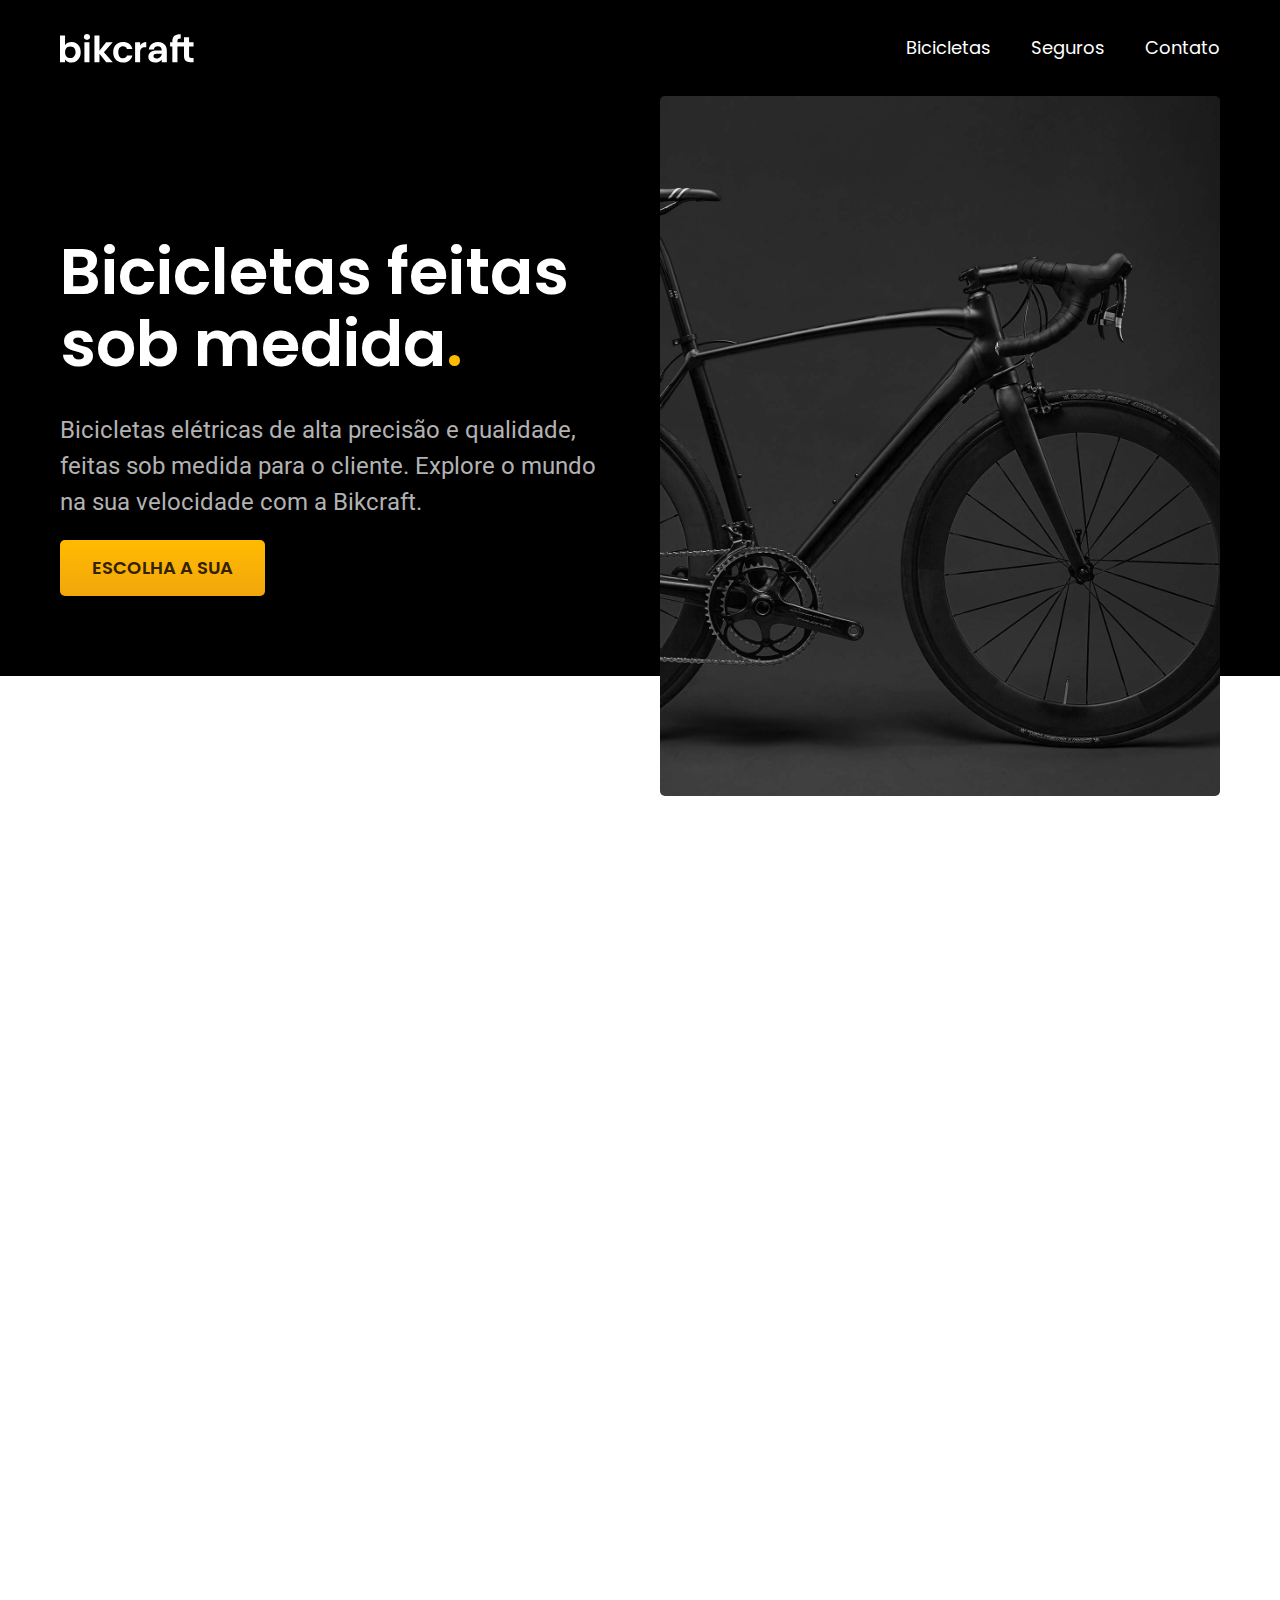
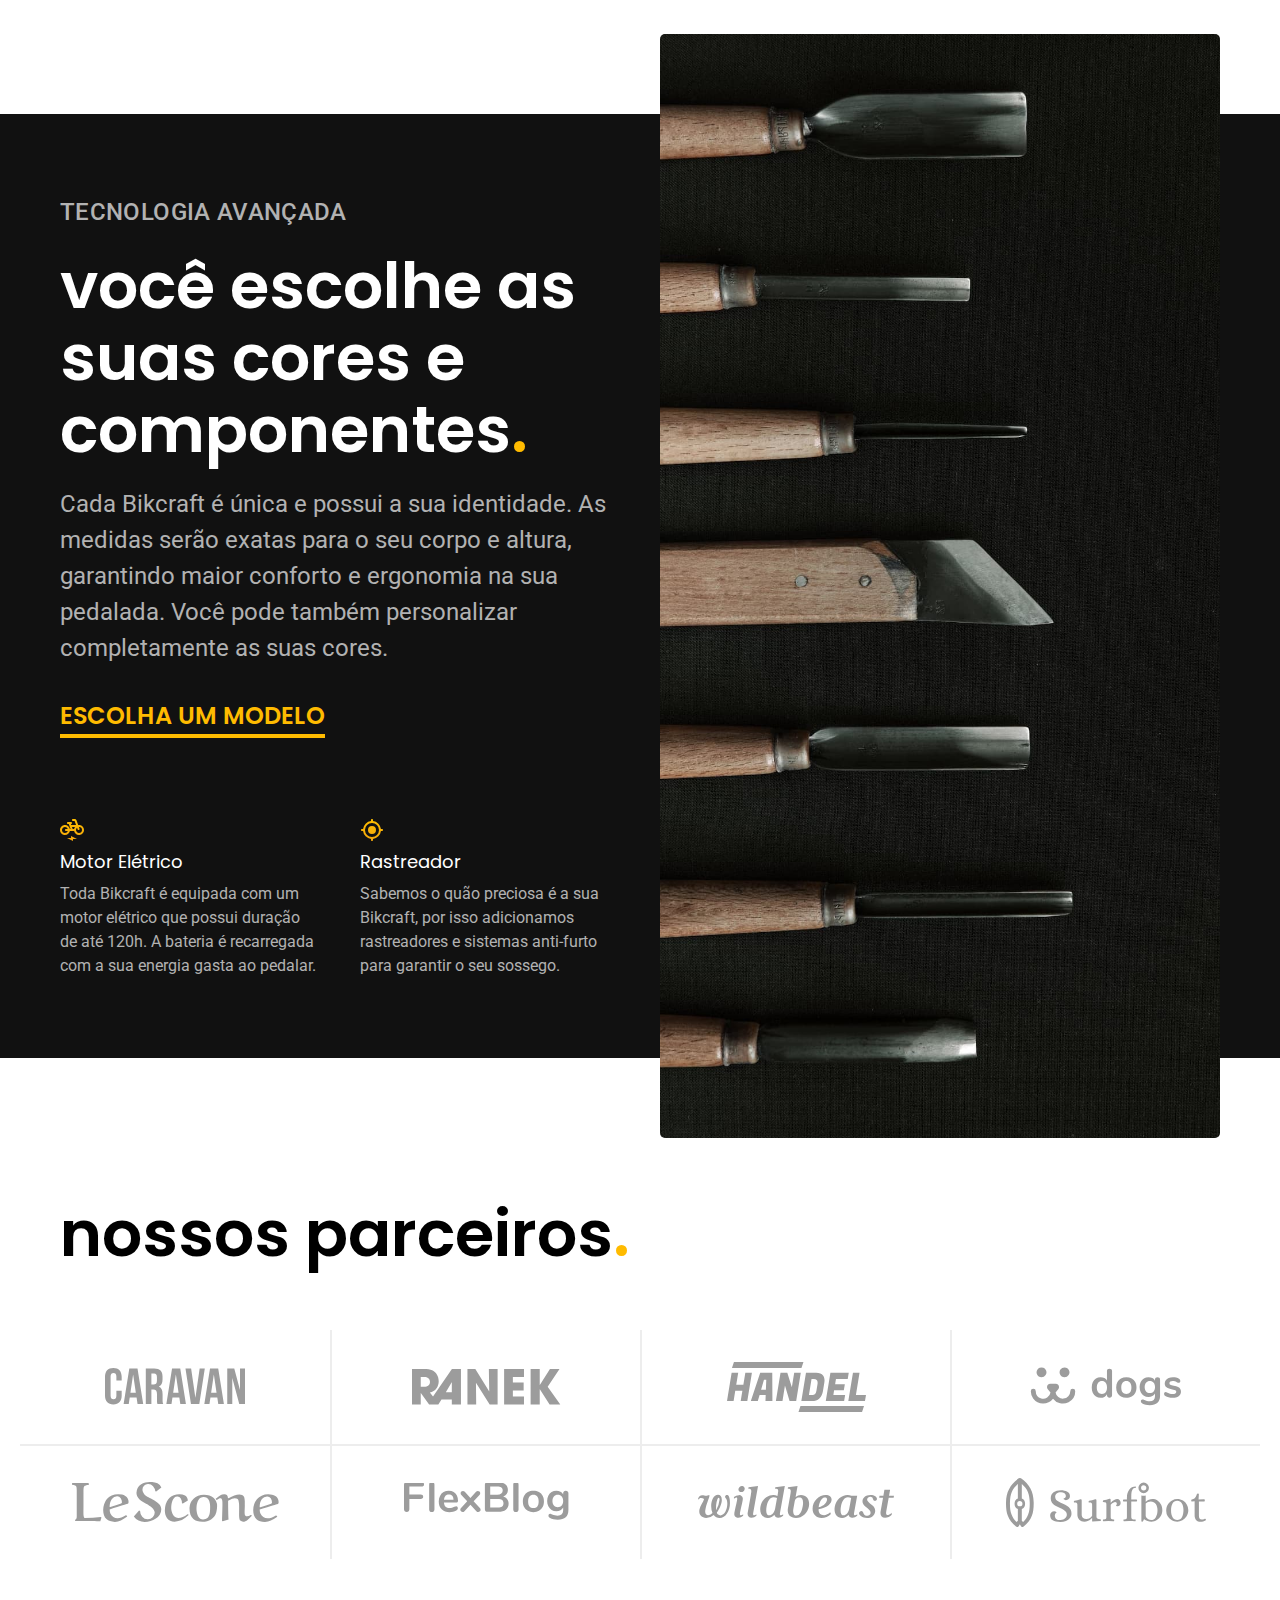
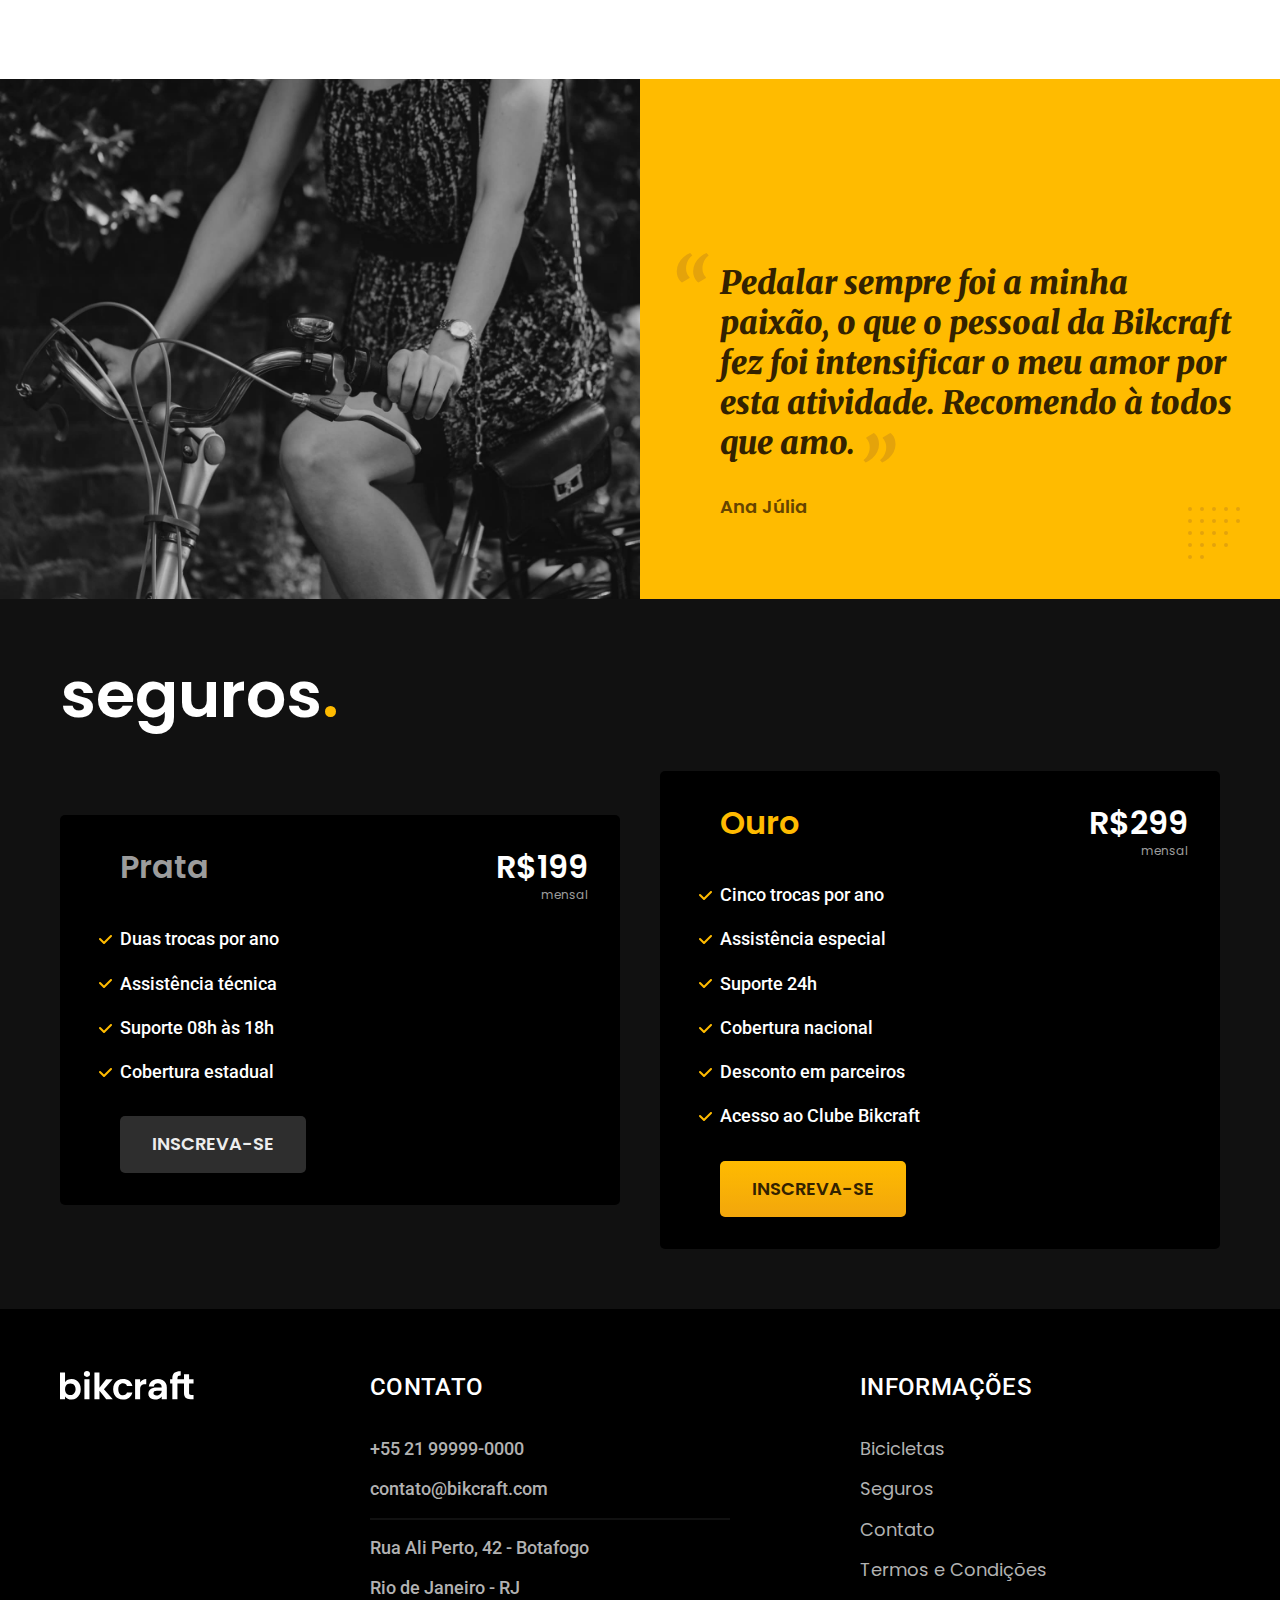
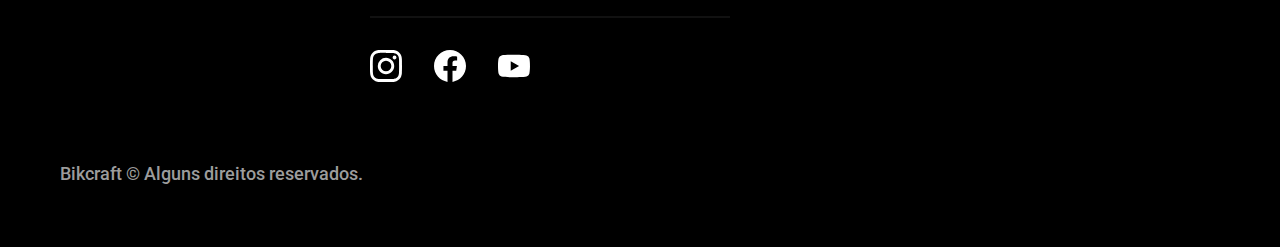
<file: index.html>
<!DOCTYPE html>
<html lang="pt-br">

<head>
  <meta charset="UTF-8">
  <meta http-equiv="X-UA-Compatible" content="IE=edge">
  <meta name="viewport" content="width=device-width, initial-scale=1.0">

  <title>Bikcraft - Bicicletas Elétricas</title>
  <meta name="description"
    content="Bicicletas elétricas de alta precisão e qualidade,  feitas sob medida para o cliente. Explore o mundo na sua velocidade com a Bikcraft.">

  <link rel="icon" href="./favicon.svg" type="image/svg+xml">


  <link rel="preload" href="./css/style.min.css" as="style">
  <link rel="stylesheet" href="./css/style.min.css">

  <link rel="preconnect" href="https://fonts.googleapis.com">
  <link rel="preconnect" href="https://fonts.gstatic.com" crossorigin>
  <link
    href="https://fonts.googleapis.com/css2?family=Merriweather:ital,wght@1,900&family=Poppins:wght@400;600&family=Roboto:wght@400;500&display=swap"
    rel="stylesheet">

  <script>
    document.documentElement.classList.add('js')
  </script>
</head>

<body>
  <header class="header-bg" id="header-fixo">
    <div class="container header">
      <a href="./"><img src="img/bikcraft.svg" width="136" height="32" alt="Bikcraft"></a>

      <nav aria-label="primaria" id="nav">
        <button aria-label="Abrir Menu" id="header-mobile" aria-haspopup="true" aria-controls="header-menu"
          aria-expanded="false"><span id="hamburguer"></span>
        </button>
        <ul id="header-menu" class="font-1-m cor-0">
          <li><a href="./bicicletas.html">Bicicletas</a></li>
          <li><a href="./seguros.html">Seguros</a></li>
          <li><a href="./contato.html">Contato</a></li>
        </ul>
      </nav>
    </div>
  </header>

  <main class="introducao-bg">
    <div class="container introducao">
      <div class="introducao-conteudo">
        <h1 class="font-1-xxl fadeInDown" data-anime="200">Bicicletas feitas sob medida<span class="cor-p1">.</span>
        </h1>
        <p class="font-2-l cor-5 fadeInDown" data-anime="400">Bicicletas elétricas de alta precisão e qualidade, feitas
          sob medida
          para o cliente.
          Explore o mundo na sua velocidade com a Bikcraft.</p>
        <a href="./bicicletas.html" class="botao fadeInDown" data-anime="600">Escolha a sua</a>
      </div>
      <picture data-anime="800" class="fadeInDown">
        <source media="(max-width: 800px)" srcset="./img/bicicletas/nimbus.jpg">
        <img src="./img/fotos/introducao.jpg" width="1280" height="1600" alt="Bicicleta elétrica preta">
      </picture>
    </div>
  </main>

  <article class="bicicletas-lista">
    <h2 class="container font-1-xxl fadeInDown" data-anime="1000">escolha a sua<span class="cor-p1">.</span></h2>

    <ul data-anime="1200" class="fadeInDown">
      <li>
        <a href="./bicicletas/magic.html">
          <img src="img/bicicletas/magic-home.jpg" width="920" height="1040" alt="Bicicleta preta">
          <h3 class="font-1-xl">Magic Might</h3>
          <span class="font-2-m cor-8">R$ 2499</span>
        </a>
      </li>
      <li>
        <a href="./bicicletas/nimbus.html">
          <img src="img/bicicletas/nimbus-home.jpg" width="920" height="1040" alt="Bicicleta preta">
          <h3 class="font-1-xl">Nimbus Stark</h3>
          <span class="font-2-m cor-8">R$ 4499</span>
        </a>
      </li>
      <li>
        <a href="./bicicletas/nebula.html">
          <img src="img/bicicletas/nebula-home.jpg" width="920" height="1040" alt="Bicicleta preta">
          <h3 class="font-1-xl">Nebula Cosmic</h3>
          <span class="font-2-m cor-8">R$ 3499</span>
        </a>
      </li>
    </ul>
  </article>

  <article class="tecnologia-bg">
    <div class="container tecnologia">
      <div class="tecnologia-conteudo">
        <span class="font-2-l-b cor-5">Tecnologia Avançada</span>
        <h2 class="font-1-xxl cor-0">você escolhe as suas cores e componentes<span class="cor-p1">.</span></h2>
        <p class="font-2-l cor-5">Cada Bikcraft é única e possui a sua identidade. As medidas serão exatas para o seu
          corpo e altura, garantindo maior conforto e ergonomia na sua pedalada. Você pode também personalizar
          completamente as suas cores.</p>
        <a class="link" href="./bicicletas.html">Escolha um modelo</a>
        <div class="tecnologia-vantagens">
          <div>
            <img src="img/icones/eletrica.svg" width="24" height="24" alt="">
            <h3 class="font-1-m cor-0">Motor Elétrico</h3>
            <p class="font-2-s cor-5">Toda Bikcraft é equipada com um motor elétrico que possui duração de até 120h. A
              bateria é recarregada com a sua energia gasta ao pedalar.</p>
          </div>
          <div>
            <img src="img/icones/rastreador.svg" width="24" height="24" alt="">
            <h3 class="font-1-m cor-0">Rastreador</h3>
            <p class="font-2-s cor-5">Sabemos o quão preciosa é a sua Bikcraft, por isso adicionamos rastreadores e
              sistemas anti-furto para garantir o seu sossego.</p>
          </div>
        </div>
      </div>

      <div class="tecnologia-img">
        <img src="img/fotos/tecnologia.jpg" width="1200" height="1920" alt="">
      </div>
    </div>
  </article>

  <section class="parceiros" aria-label="Nossos Parceiros">
    <h2 class="container font-1-xxl">nossos parceiros<span class="cor-p1">.</span></h2>

    <ul>
      <li><img src="img/parceiros/caravan.svg" width="140" height="38" alt="caravan"></li>
      <li><img src="img/parceiros/ranek.svg" width="149" height="36" alt="ranek"></li>
      <li><img src="img/parceiros/handel.svg" width="139" height="50" alt="handel"></li>
      <li><img src="img/parceiros/dogs.svg" width="152" height="39" alt="dogs"></li>
      <li><img src="img/parceiros/lescone.svg" width="208" height="41" alt="lescone"></li>
      <li><img src="img/parceiros/flexblog.svg" width="165" height="38" alt="flexblog"></li>
      <li><img src="img/parceiros/wildbeast.svg" width="196" height="34" alt="wildbeast"></li>
      <li><img src="img/parceiros/surfbot.svg" width="200" height="49" alt="surfbot"></li>
    </ul>
  </section>

  <section class="depoimento" aria-label="Depoimento">
    <div>
      <img src="img/fotos/depoimento.jpg" width="1560" height="1360" alt="Pessoa pedalando uma bicicleta Bikcraft">
    </div>
    <div class="depoimento-conteudo">
      <blockquote class="font-1-xl cor-p5">
        <p>Pedalar sempre foi a minha paixão, o que o pessoal da Bikcraft fez foi intensificar o meu amor por esta
          atividade. Recomendo à todos que amo.</p>
      </blockquote>
      <span class="font-1-m-b cor-p4">Ana Júlia</span>
    </div>
  </section>

  <article class="seguros-bg">
    <div class="container seguros">
      <h2 class="font-1-xxl cor-0">seguros<span class="cor-p1">.</span></h2>
      <div class="seguros-item">
        <h3 class="font-1-xl cor-6">Prata</h3>
        <span class="font-1-xl cor-0">R$199 <span class="font-1-xs cor-6">mensal</span></span>
        <ul class="font-2-m cor-0">
          <li>Duas trocas por ano</li>
          <li>Assistência técnica</li>
          <li>Suporte 08h às 18h</li>
          <li>Cobertura estadual</li>
        </ul>
        <a class="botao secundario" href="./orcamento.html?tipo=seguro&produto=prata">Inscreva-se</a>
      </div>
      <div class="seguros-item">
        <h3 class="font-1-xl cor-p1">Ouro</h3>
        <span class="font-1-xl cor-0">R$299 <span class="font-1-xs cor-6">mensal</span></span>
        <ul class="font-2-m cor-0">
          <li>Cinco trocas por ano</li>
          <li>Assistência especial</li>
          <li>Suporte 24h</li>
          <li>Cobertura nacional</li>
          <li>Desconto em parceiros</li>
          <li>Acesso ao Clube Bikcraft</li>
        </ul>
        <a class="botao" href="./orcamento.html?tipo=seguro&produto=ouro">Inscreva-se</a>
      </div>
    </div>
  </article>

  <footer class="footer-bg">
    <div class="container footer">
      <img src="img/bikcraft.svg" width="136" height="32" alt="Bikcraft">
      <div class="footer-contato">
        <h3 class="font-2-l-b cor-0">Contato</h3>
        <ul class="font-2-m cor-5">
          <li><a href="tel:+5521999990000">+55 21 99999-0000</a></li>
          <li><a href="mailto:contato@bikcraft.com">contato@bikcraft.com</a></li>
          <li>Rua Ali Perto, 42 - Botafogo</li>
          <li>Rio de Janeiro - RJ</li>
        </ul>
        <div class="footer-redes">
          <a href="./"><img src="img/redes/instagram.svg" width="32" height="32" alt="Instagram"></a>
          <a href="./"><img src="img/redes/facebook.svg" width="32" height="32" alt="Facebook"></a>
          <a href="./"><img src="img/redes/youtube.svg" width="32" height="32" alt="youtube"></a>
        </div>
      </div>
      <div class="footer-informacoes">
        <h3 class="font-2-l-b cor-0">Informações</h3>
        <nav>
          <ul class="font-1-m cor-5">
            <li><a href="./bicicletas.html">Bicicletas</a></li>
            <li><a href="./seguros.html">Seguros</a></li>
            <li><a href="./contato.html">Contato</a></li>
            <li><a href="./termos.html">Termos e Condições</a></li>
          </ul>
        </nav>
      </div>
      <p class="footer-copy font-2-m cor-6">Bikcraft © Alguns direitos reservados.</p>
    </div>
  </footer>

  <script src="script/plugins/simple-anime.js"></script>
  <script src="script/script.js"></script>
</body>

</html>
</file>
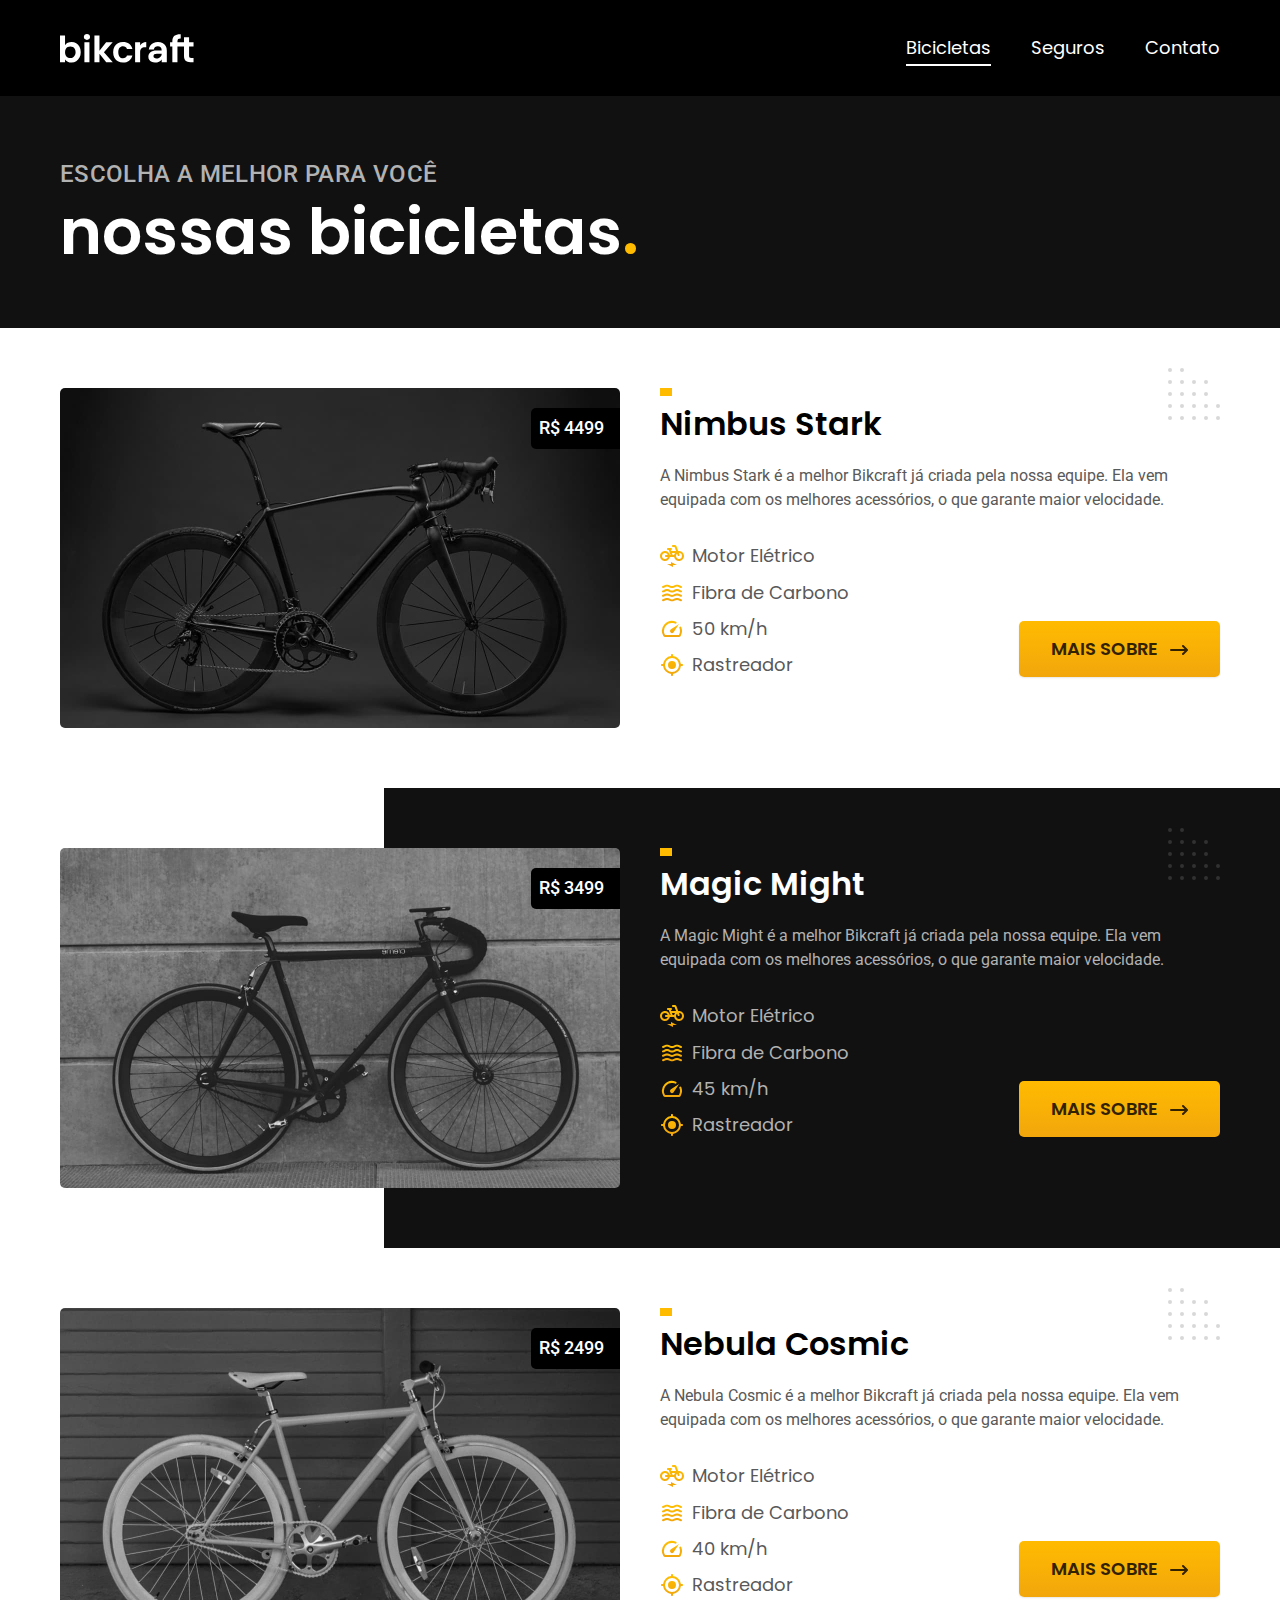
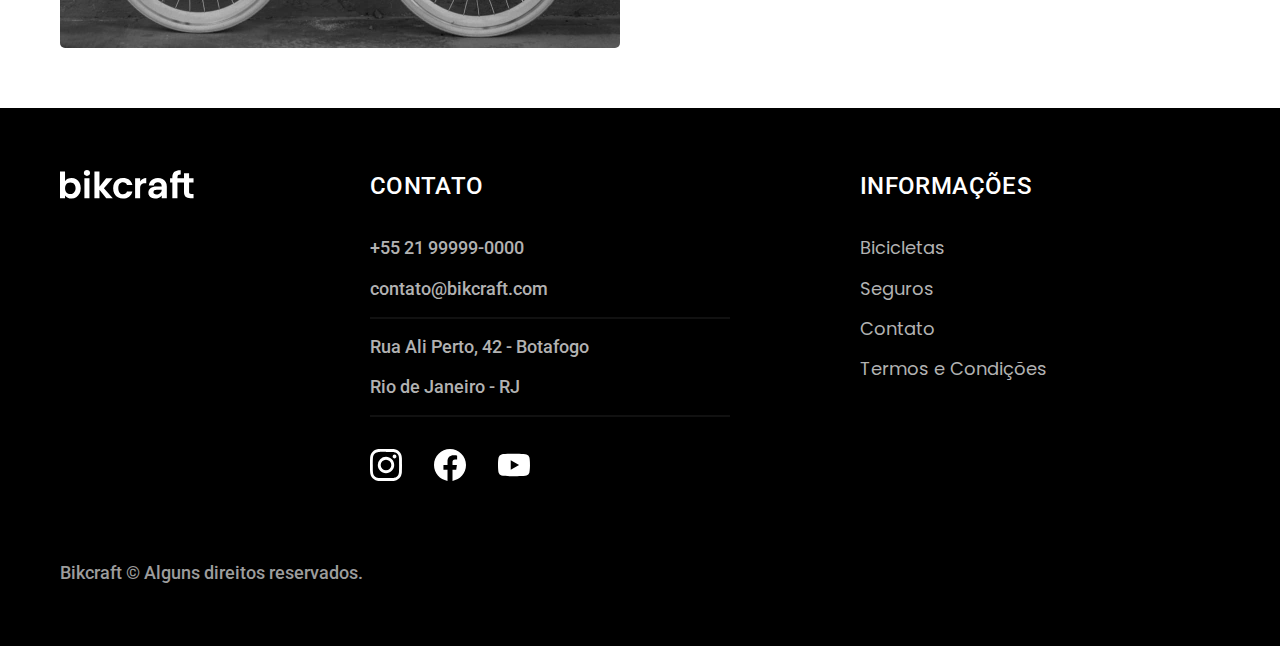
<file: bicicletas.html>
<!DOCTYPE html>
<html lang="pt-br">

<head>
  <meta charset="UTF-8">
  <meta http-equiv="X-UA-Compatible" content="IE=edge">
  <meta name="viewport" content="width=device-width, initial-scale=1.0">

  <title>Bicicletas | Bikcraft</title>
  <meta name="description"
    content="Bicicletas elétricas de alta precisão e qualidade,  feitas sob medida para o cliente. Explore o mundo na sua velocidade com a Bikcraft.">

  <link rel="icon" href="./favicon.svg" type="image/svg+xml">

  <link rel="preload" href="./css/style.min.css" as="style">
  <link rel="stylesheet" href="./css/style.min.css">

  <link rel="preconnect" href="https://fonts.googleapis.com">
  <link rel="preconnect" href="https://fonts.gstatic.com" crossorigin>
  <link
    href="https://fonts.googleapis.com/css2?family=Merriweather:ital,wght@1,900&family=Poppins:wght@400;600&family=Roboto:wght@400;500&display=swap"
    rel="stylesheet">

  <script>
    document.documentElement.classList.add('js')
  </script>
</head>

<body id="bicicletas">
  <header class="header-bg" id="header-fixo">
    <div class="container header">
      <a href="./"><img src="img/bikcraft.svg" width="136" height="32" alt="Bikcraft"></a>

      <nav aria-label="primaria" id="nav">
        <button aria-label="Abrir Menu" id="header-mobile" aria-haspopup="true" aria-controls="header-menu"
          aria-expanded="false"><span id="hamburguer"></span>
        </button>
        <ul id="header-menu" class="font-1-m cor-0">
          <li><a href="./bicicletas.html">Bicicletas</a></li>
          <li><a href="./seguros.html">Seguros</a></li>
          <li><a href="./contato.html">Contato</a></li>
        </ul>
      </nav>
    </div>
  </header>

  <main>
    <div class="titulo-bg">
      <div class="titulo container">
        <p class="font-2-l-b cor-5">Escolha a melhor para você</p>
        <h1 class="font-1-xxl cor-0">nossas bicicletas<span class="cor-p1">.</span></h1>
      </div>
    </div>

    <div class="bicicletas container">
      <div class="bicicletas-imagem">
        <img src="img/bicicletas/nimbus.jpg" width="1120" height="680" alt="Bicicleta preta">
        <span class="font-2-m cor-0">R$ 4499</span>
      </div>
      <div class="bicicletas-conteudo">
        <h2 class="font-1-xl">Nimbus Stark</h2>
        <p class="font-2-s cor-8">A Nimbus Stark é a melhor Bikcraft já criada pela nossa equipe. Ela vem equipada com
          os melhores acessórios, o que garante maior velocidade.</p>
        <ul class="font-1-m cor-8">
          <li>
            <img src="img/icones/eletrica.svg" width="32" height="32" alt="">
            Motor Elétrico
          </li>
          <li>
            <img src="img/icones/carbono.svg" width="32" height="32" alt="">
            Fibra de Carbono
          </li>
          <li>
            <img src="img/icones/velocidade.svg" width="32" height="32" alt="">
            50 km/h
          </li>
          <li>
            <img src="img/icones/rastreador.svg" width="32" height="32" alt="">
            Rastreador
          </li>
        </ul>
        <a href="./bicicletas/nimbus.html" class="botao seta">Mais Sobre</a>
      </div>
    </div>

    <div class="bicicletas-bg">
      <div class="bicicletas container">
        <div class="bicicletas-imagem">
          <img src="img/bicicletas/magic.jpg" width="1120" height="680" alt="Bicicleta preta">
          <span class="font-2-m cor-0">R$ 3499</span>
        </div>
        <div class="bicicletas-conteudo">
          <h2 class="font-1-xl cor-0">Magic Might</h2>
          <p class="font-2-s cor-5">A Magic Might é a melhor Bikcraft já criada pela nossa equipe. Ela vem equipada com
            os melhores acessórios, o que garante maior velocidade.</p>
          <ul class="font-1-m cor-5">
            <li>
              <img src="img/icones/eletrica.svg" width="32" height="32" alt="">
              Motor Elétrico
            </li>
            <li>
              <img src="img/icones/carbono.svg" width="32" height="32" alt="">
              Fibra de Carbono
            </li>
            <li>
              <img src="img/icones/velocidade.svg" width="32" height="32" alt="">
              45 km/h
            </li>
            <li>
              <img src="img/icones/rastreador.svg" width="32" height="32" alt="">
              Rastreador
            </li>
          </ul>
          <a href="./bicicletas/magic.html" class="botao seta">Mais Sobre</a>
        </div>
      </div>
    </div>

    <div class="bicicletas container">
      <div class="bicicletas-imagem">
        <img src="img/bicicletas/nebula.jpg" width="1120" height="680" alt="Bicicleta preta">
        <span class="font-2-m cor-0">R$ 2499</span>
      </div>
      <div class="bicicletas-conteudo">
        <h2 class="font-1-xl">Nebula Cosmic</h2>
        <p class="font-2-s cor-8">A Nebula Cosmic é a melhor Bikcraft já criada pela nossa equipe. Ela vem equipada com
          os melhores acessórios, o que garante maior velocidade.</p>
        <ul class="font-1-m cor-8">
          <li>
            <img src="img/icones/eletrica.svg" width="32" height="32" alt="">
            Motor Elétrico
          </li>
          <li>
            <img src="img/icones/carbono.svg" width="32" height="32" alt="">
            Fibra de Carbono
          </li>
          <li>
            <img src="img/icones/velocidade.svg" width="32" height="32" alt="">
            40 km/h
          </li>
          <li>
            <img src="img/icones/rastreador.svg" width="32" height="32" alt="">
            Rastreador
          </li>
        </ul>
        <a href="./bicicletas/nebula.html" class="botao seta">Mais Sobre</a>
      </div>
    </div>

  </main>

  <footer class="footer-bg">
    <div class="container footer">
      <img src="img/bikcraft.svg" width="136" height="32" alt="Bikcraft">
      <div class="footer-contato">
        <h3 class="font-2-l-b cor-0">Contato</h3>
        <ul class="font-2-m cor-5">
          <li><a href="tel:+5521999990000">+55 21 99999-0000</a></li>
          <li><a href="mailto:contato@bikcraft.com">contato@bikcraft.com</a></li>
          <li>Rua Ali Perto, 42 - Botafogo</li>
          <li>Rio de Janeiro - RJ</li>
        </ul>
        <div class="footer-redes">
          <a href="./"><img src="img/redes/instagram.svg" width="32" height="32" alt="Instagram"></a>
          <a href="./"><img src="img/redes/facebook.svg" width="32" height="32" alt="Facebook"></a>
          <a href="./"><img src="img/redes/youtube.svg" width="32" height="32" alt="youtube"></a>
        </div>
      </div>
      <div class="footer-informacoes">
        <h3 class="font-2-l-b cor-0">Informações</h3>
        <nav>
          <ul class="font-1-m cor-5">
            <li><a href="./bicicletas.html">Bicicletas</a></li>
            <li><a href="./seguros.html">Seguros</a></li>
            <li><a href="./contato.html">Contato</a></li>
            <li><a href="./termos.html">Termos e Condições</a></li>
          </ul>
        </nav>
      </div>
      <p class="footer-copy font-2-m cor-6">Bikcraft © Alguns direitos reservados.</p>
    </div>
  </footer>

  <script src="script/script.js"></script>
</body>

</html>
</file>
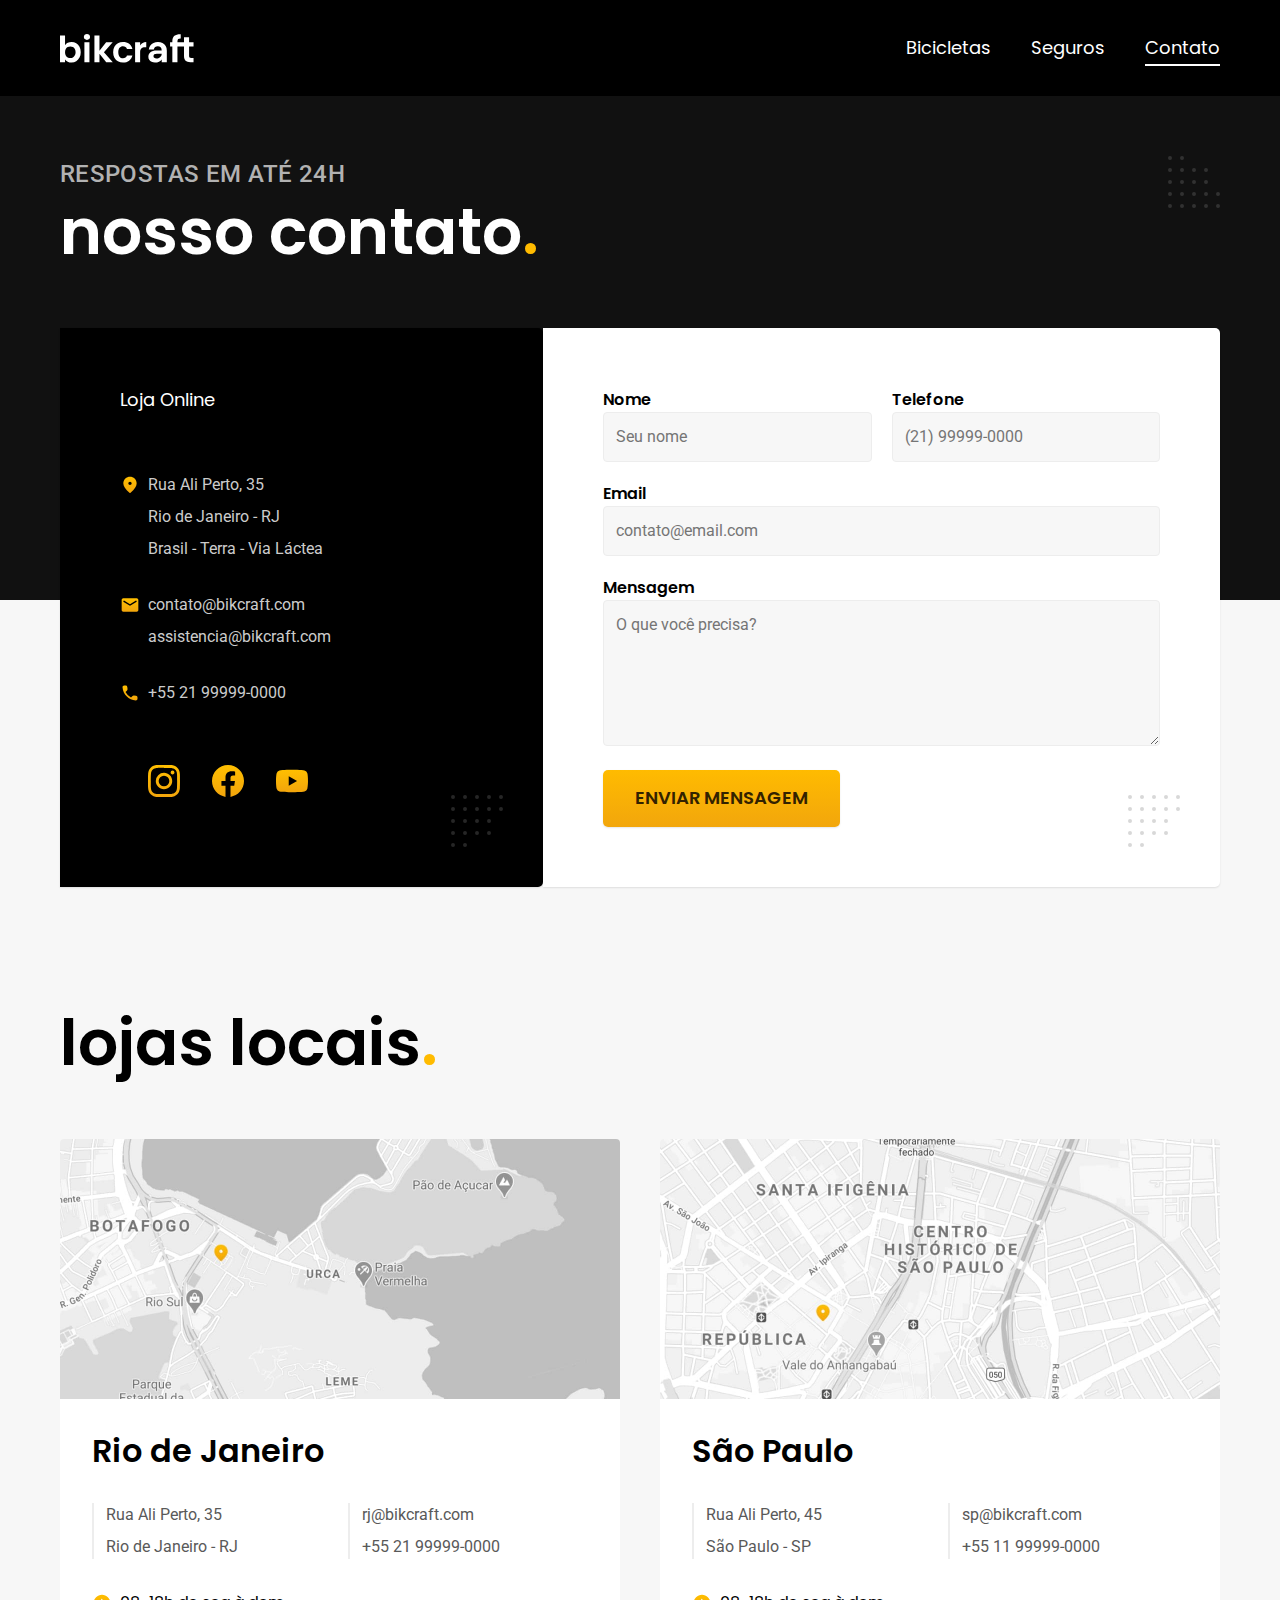
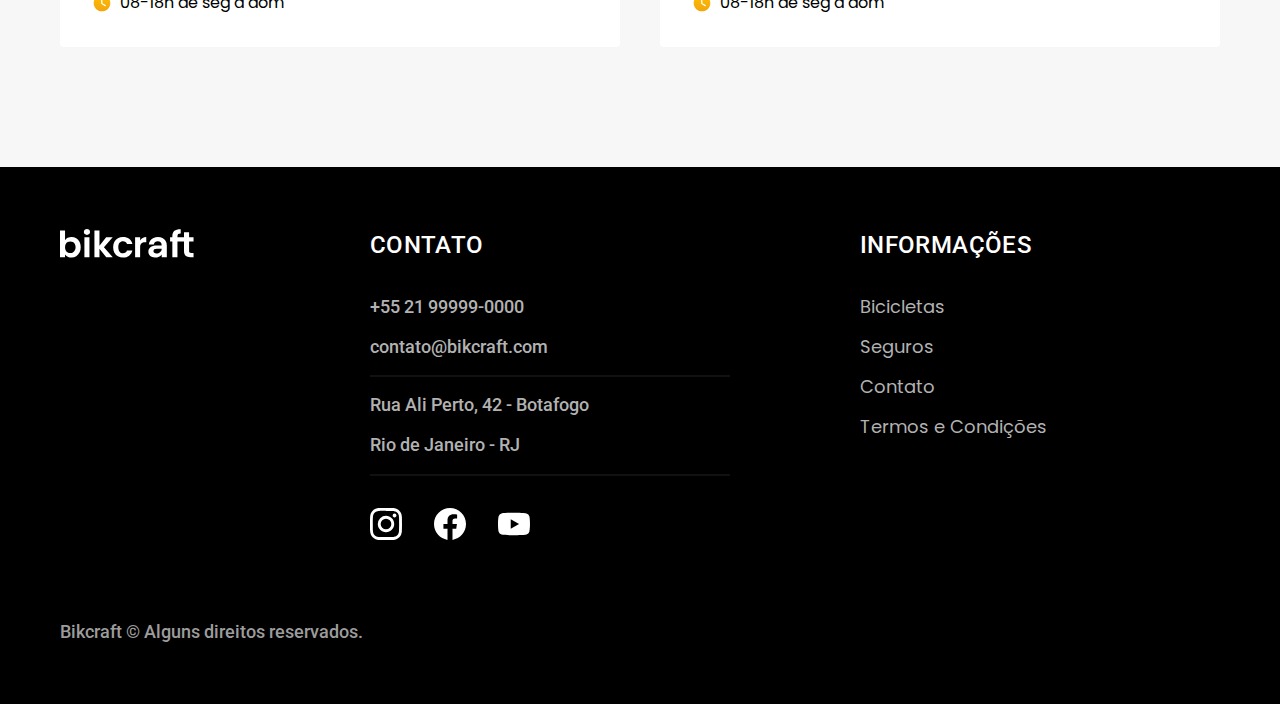
<file: contato.html>
<!DOCTYPE html>
<html lang="pt-br">

<head>
  <meta charset="UTF-8">
  <meta http-equiv="X-UA-Compatible" content="IE=edge">
  <meta name="viewport" content="width=device-width, initial-scale=1.0">

  <title>Contato | Bikcraft</title>
  <meta name="description" content="Entre em contato conosco.">

  <link rel="icon" href="./favicon.svg" type="image/svg+xml">

  <link rel="preload" href="./css/style.min.css" as="style">
  <link rel="stylesheet" href="./css/style.min.css">

  <link rel="preconnect" href="https://fonts.googleapis.com">
  <link rel="preconnect" href="https://fonts.gstatic.com" crossorigin>
  <link
    href="https://fonts.googleapis.com/css2?family=Merriweather:ital,wght@1,900&family=Poppins:wght@400;600&family=Roboto:wght@400;500&display=swap"
    rel="stylesheet">

  <script>
    document.documentElement.classList.add('js')
  </script>
</head>

<body id="contato">
  <header class="header-bg" id="header-fixo">
    <div class="container header">
      <a href="./"><img src="img/bikcraft.svg" width="136" height="32" alt="Bikcraft"></a>

      <nav aria-label="primaria" id="nav">
        <button aria-label="Abrir Menu" id="header-mobile" aria-haspopup="true" aria-controls="header-menu"
          aria-expanded="false"><span id="hamburguer"></span>
        </button>
        <ul id="header-menu" class="font-1-m cor-0">
          <li><a href="./bicicletas.html">Bicicletas</a></li>
          <li><a href="./seguros.html">Seguros</a></li>
          <li><a href="./contato.html">Contato</a></li>
        </ul>
      </nav>
    </div>
  </header>

  <main>
    <div class="titulo-bg">
      <div class="titulo container">
        <p class="font-2-l-b cor-5">Respostas em até 24h</p>
        <h1 class="font-1-xxl cor-0">nosso contato<span class="cor-p1">.</span></h1>
      </div>
    </div>

    <div class="contato container">
      <section class="contato-dados" aria-label="Endereço">
        <h2 class="font-1-m cor-0">Loja Online</h2>
        <div class="contato-endereco font-2-s cor-4">
          <p>Rua Ali Perto, 35</p>
          <p>Rio de Janeiro - RJ</p>
          <p>Brasil - Terra - Via Láctea</p>
        </div>
        <address class="contato-meios font-2-s cor-4">
          <a href="mailto:contato@bikcraft.com">contato@bikcraft.com</a>
          <a href="mailto:assistencia@bikcraft.com">assistencia@bikcraft.com</a>
          <a href="tel:+5521999990000">+55 21 99999-0000</a>
        </address>
        <div class="contato-redes">
          <a href="./"><img src="img/redes/instagram-p.svg" width="32" height="32" alt="Instagram"></a>
          <a href="./"><img src="img/redes/facebook-p.svg" width="32" height="32" alt="Facebook"></a>
          <a href="./"><img src="img/redes/youtube-p.svg" width="32" height="32" alt="youtube"></a>
        </div>
      </section>
      <section class="contato-formulario" aria-label="Formulário">
        <form class="form" action="./contato.html">
          <div>
            <label for="nome">Nome</label>
            <input type="text" id="nome" name="nome" placeholder="Seu nome">
          </div>
          <div>
            <label for="telefone">Telefone</label>
            <input type="text" id="telefone" name="telefone" placeholder="(21) 99999-0000">
          </div>
          <div class="col-2">
            <label for="email">Email</label>
            <input type="email" id="email" name="email" placeholder="contato@email.com">
          </div>
          <div class="col-2">
            <label for="mensagem">Mensagem</label>
            <textarea name="mensagem" id="mensagem" rows="5" placeholder="O que você precisa?"></textarea>
          </div>
          <button class="botao col-2">Enviar mensagem</button>
        </form>
      </section>
    </div>
  </main>

  <article class="lojas container">
    <h2 class="font-1-xxl">lojas locais<span class="cor-p1">.</span></h2>
    <div class="lojas-item">
      <img src="./img/lojas/rj.jpg" width="1120" height="520"
        alt="Mapa marcando o endereço em Rua Ali Perto, 35 - Rio de Janeiro - RJ">
      <div class="lojas-conteudo">
        <h3 class="font-1-xl">Rio de Janeiro</h3>
        <div class="lojas-dados font-2-s cor-8">
          <p>Rua Ali Perto, 35</p>
          <p>Rio de Janeiro - RJ</p>
        </div>
        <div class="lojas-dados font-2-s cor-8">
          <a href="mailto:rj@bikcraft.com">rj@bikcraft.com</a>
          <a href="tel:+5521999990000">+55 21 99999-0000</a>
        </div>
        <p class="lojas-tempo font-1-s"><img src="./img/icones/horario.svg" width="20" height="20" alt="">08-18h de seg
          à dom</p>
      </div>
    </div>

    <div class="lojas-item">
      <img src="./img/lojas/sp.jpg" width="1120" height="520"
        alt="Mapa marcando o endereço em Rua Ali Perto, 45 - São Paulo - SP">
      <div class="lojas-conteudo">
        <h3 class="font-1-xl">São Paulo</h3>
        <div class="lojas-dados font-2-s cor-8">
          <p>Rua Ali Perto, 45</p>
          <p>São Paulo - SP</p>
        </div>
        <div class="lojas-dados font-2-s cor-8">
          <a href="mailto:sp@bikcraft.com">sp@bikcraft.com</a>
          <a href="tel:+5511999990000">+55 11 99999-0000</a>
        </div>
        <p class="lojas-tempo font-1-s"><img src="./img/icones/horario.svg" width="20" height="20" alt="">08-18h de seg
          à dom</p>
      </div>
    </div>
  </article>

  <footer class="footer-bg">
    <div class="container footer">
      <img src="img/bikcraft.svg" width="136" height="32" alt="Bikcraft">
      <div class="footer-contato">
        <h3 class="font-2-l-b cor-0">Contato</h3>
        <ul class="font-2-m cor-5">
          <li><a href="tel:+5521999990000">+55 21 99999-0000</a></li>
          <li><a href="mailto:contato@bikcraft.com">contato@bikcraft.com</a></li>
          <li>Rua Ali Perto, 42 - Botafogo</li>
          <li>Rio de Janeiro - RJ</li>
        </ul>
        <div class="footer-redes">
          <a href="./"><img src="img/redes/instagram.svg" width="32" height="32" alt="Instagram"></a>
          <a href="./"><img src="img/redes/facebook.svg" width="32" height="32" alt="Facebook"></a>
          <a href="./"><img src="img/redes/youtube.svg" width="32" height="32" alt="youtube"></a>
        </div>
      </div>
      <div class="footer-informacoes">
        <h3 class="font-2-l-b cor-0">Informações</h3>
        <nav>
          <ul class="font-1-m cor-5">
            <li><a href="./bicicletas.html">Bicicletas</a></li>
            <li><a href="./seguros.html">Seguros</a></li>
            <li><a href="./contato.html">Contato</a></li>
            <li><a href="./termos.html">Termos e Condições</a></li>
          </ul>
        </nav>
      </div>
      <p class="footer-copy font-2-m cor-6">Bikcraft © Alguns direitos reservados.</p>
    </div>
  </footer>

  <script src="script/script.js"></script>
</body>

</html>
</file>
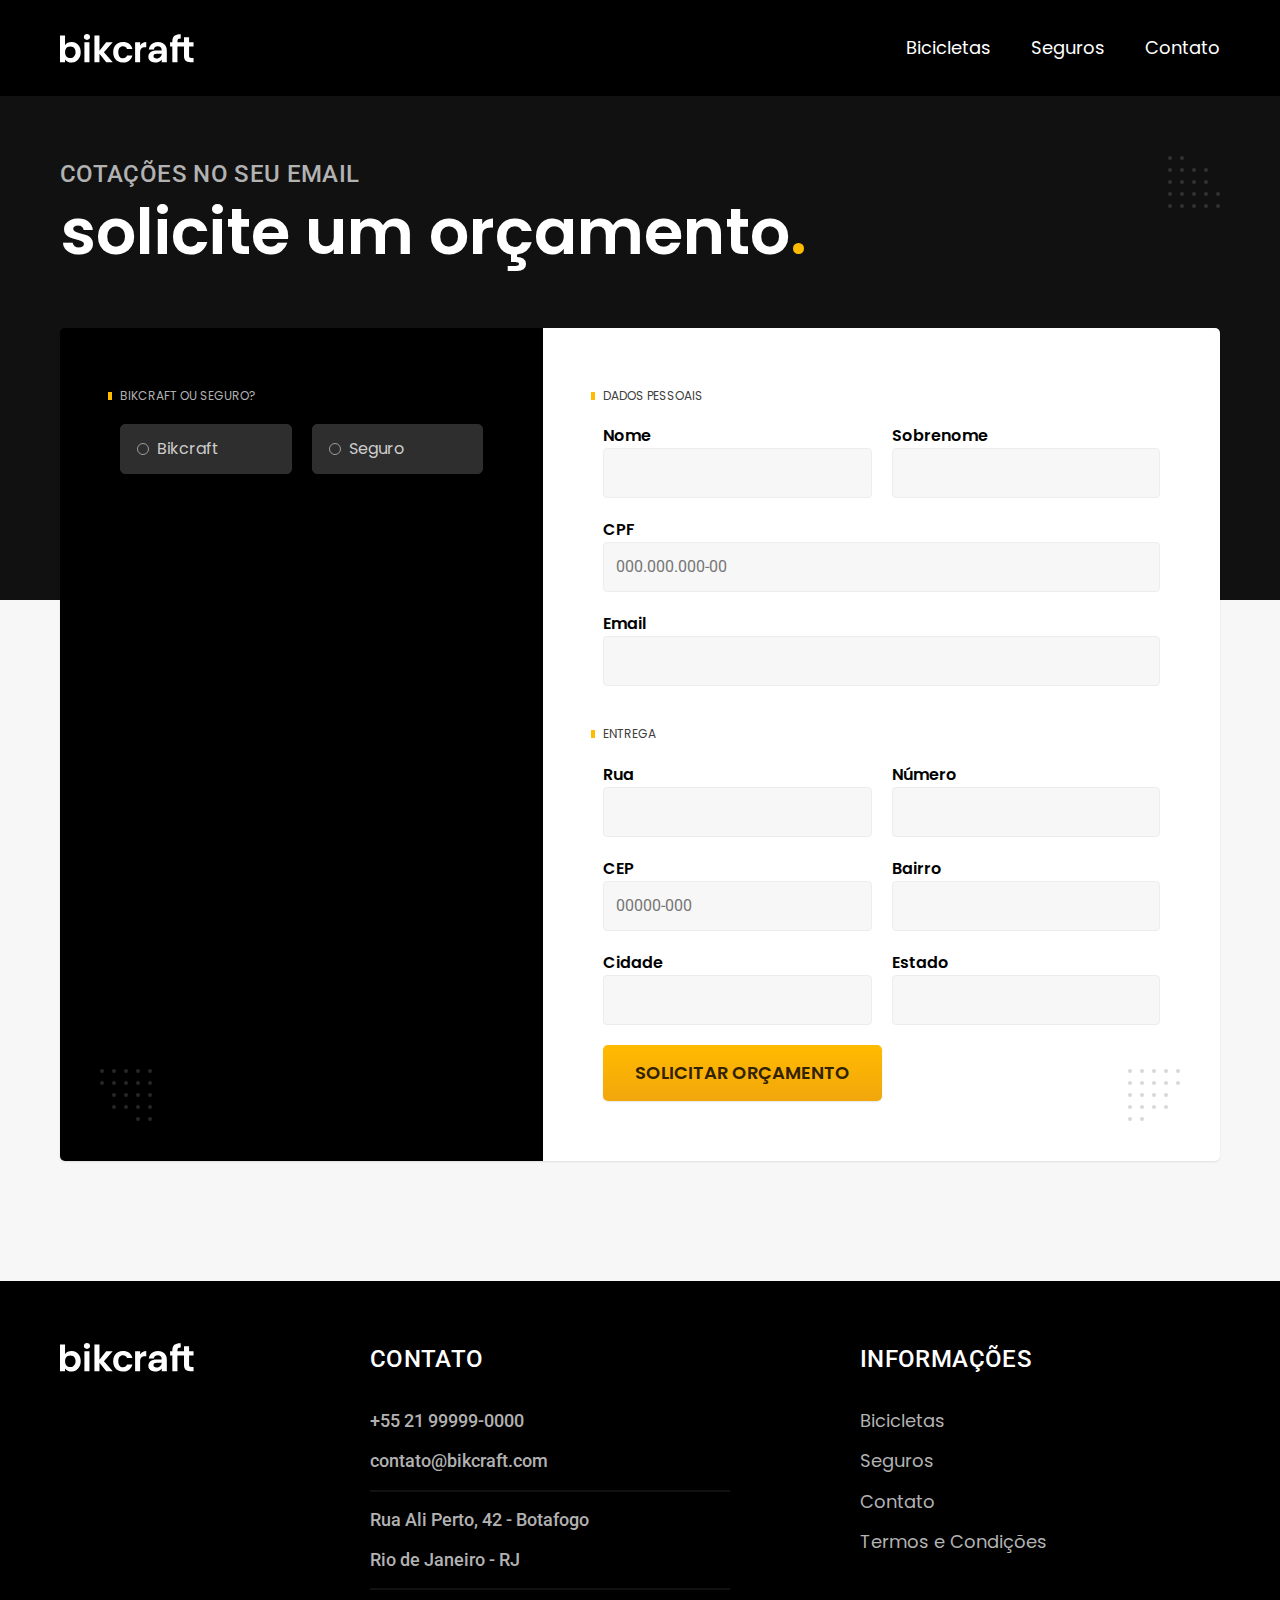
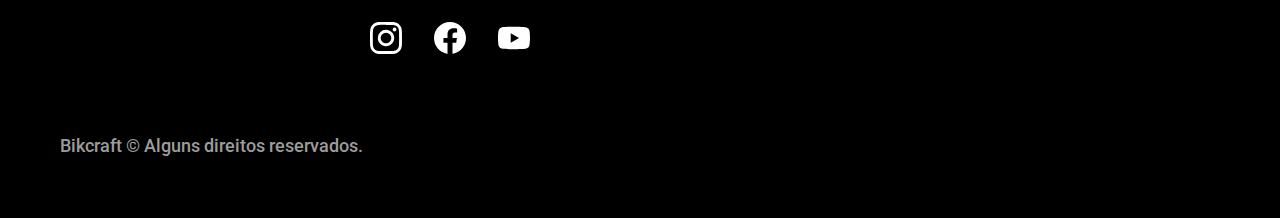
<file: orcamento.html>
<!DOCTYPE html>
<html lang="pt-br">

<head>
  <meta charset="UTF-8">
  <meta http-equiv="X-UA-Compatible" content="IE=edge">
  <meta name="viewport" content="width=device-width, initial-scale=1.0">

  <title>Orçamento | Bikcraft</title>
  <meta name="description" content="Orçamento.">

  <link rel="icon" href="./favicon.svg" type="image/svg+xml">

  <link rel="preload" href="./css/style.min.css" as="style">
  <link rel="stylesheet" href="./css/style.min.css">

  <link rel="preconnect" href="https://fonts.googleapis.com">
  <link rel="preconnect" href="https://fonts.gstatic.com" crossorigin>
  <link
    href="https://fonts.googleapis.com/css2?family=Merriweather:ital,wght@1,900&family=Poppins:wght@400;600&family=Roboto:wght@400;500&display=swap"
    rel="stylesheet">

  <script>
    document.documentElement.classList.add('js')
  </script>
</head>

<body id="orcamento">
  <header class="header-bg" id="header-fixo">
    <div class="container header">
      <a href="./"><img src="img/bikcraft.svg" width="136" height="32" alt="Bikcraft"></a>

      <nav aria-label="primaria" id="nav">
        <button aria-label="Abrir Menu" id="header-mobile" aria-haspopup="true" aria-controls="header-menu"
          aria-expanded="false"><span id="hamburguer"></span>
        </button>
        <ul id="header-menu" class="font-1-m cor-0">
          <li><a href="./bicicletas.html">Bicicletas</a></li>
          <li><a href="./seguros.html">Seguros</a></li>
          <li><a href="./contato.html">Contato</a></li>
        </ul>
      </nav>
    </div>
  </header>

  <main>
    <div class="titulo-bg">
      <div class="titulo container">
        <p class="font-2-l-b cor-5">Cotações no seu email</p>
        <h1 class="font-1-xxl cor-0">solicite um orçamento<span class="cor-p1">.</span></h1>
      </div>
    </div>

    <form class="orcamento container" action="./">
      <div class="orcamento-produto">
        <h2 class="font-1-xs cor-5">Bikcraft ou Seguro?</h2>

        <input type="radio" name="tipo" id="bikcraft" value="bikcraft">
        <label for="bikcraft">Bikcraft</label>

        <input type="radio" name="tipo" id="seguro" value="seguro">
        <label for="seguro">Seguro</label>

        <div class="orcamento-conteudo" id="orcamento-bikcraft">
          <h2 class="font-1-xs cor-5">Escolha a sua</h2>

          <input type="radio" name="produto" id="nimbus" value="nimbus">
          <label for="nimbus">Nimbus Stark <span>R$ 4499</span></label>
          <div class="orcamento-detalhes">
            <img src="./img/bicicletas/nimbus.jpg" width="1120" height="680" alt="Bicicleta preta">
            <ul class="font-1-xs cor-8">
              <li><img src="./img/icones/eletrica.svg" width="32" height="32" alt="">Motor Elétrico</li>
              <li><img src="./img/icones/carbono.svg" width="32" height="32" alt="">Fibra de Carbono</li>
              <li><img src="./img/icones/velocidade.svg" width="32" height="32" alt="">50 km/h</li>
              <li><img src="./img/icones/rastreador.svg" width="32" height="32" alt="">Rastreador</li>
            </ul>
          </div>

          <input type="radio" name="produto" id="magic" value="magic">
          <label for="magic">Magic Might <span>R$ 3499</span></label>
          <div class="orcamento-detalhes">
            <img src="./img/bicicletas/magic.jpg" width="1120" height="680" alt="Bicicleta preta">
            <ul class="font-1-xs cor-8">
              <li><img src="./img/icones/eletrica.svg" width="32" height="32" alt="">Motor Elétrico</li>
              <li><img src="./img/icones/carbono.svg" width="32" height="32" alt="">Fibra de Carbono</li>
              <li><img src="./img/icones/velocidade.svg" width="32" height="32" alt="">45 km/h</li>
              <li><img src="./img/icones/rastreador.svg" width="32" height="32" alt="">Rastreador</li>
            </ul>
          </div>

          <input type="radio" name="produto" id="nebula" value="nebula">
          <label for="nebula">Nebula Cosmic <span>R$ 2499</span></label>
          <div class="orcamento-detalhes">
            <img src="./img/bicicletas/nebula.jpg" width="1120" height="680" alt="Bicicleta branca">
            <ul class="font-1-xs cor-8">
              <li><img src="./img/icones/eletrica.svg" width="32" height="32" alt="">Motor Elétrico</li>
              <li><img src="./img/icones/carbono.svg" width="32" height="32" alt="">Fibra de Carbono</li>
              <li><img src="./img/icones/velocidade.svg" width="32" height="32" alt="">40 km/h</li>
              <li><img src="./img/icones/rastreador.svg" width="32" height="32" alt="">Rastreador</li>
            </ul>
          </div>
        </div>

        <div class="orcamento-conteudo" id="orcamento-seguro">
          <h2 class="font-1-xs cor-5">Escolha o plano</h2>

          <input type="radio" name="produto" id="prata" value="prata">
          <label for="prata">Prata <span>R$ 199</span></label>

          <input type="radio" name="produto" id="ouro" value="ouro">
          <label for="ouro">Ouro <span>R$ 299</span></label>
        </div>

      </div>
      <div class="orcamento-dados form">
        <h2 class="font-1-xs cor-9 col-2">dados pessoais</h2>
        <div>
          <label for="nome">Nome</label>
          <input type="text" id="nome" name="nome">
        </div>
        <div>
          <label for="sobrenome">Sobrenome</label>
          <input type="text" id="sobrenome" name="sobrenome">
        </div>
        <div class="col-2">
          <label for="cpf">CPF</label>
          <input type="text" id="cpf" name="cpf" placeholder="000.000.000-00">
        </div>
        <div class="col-2">
          <label for="email">Email</label>
          <input type="email" id="email" name="email">
        </div>
        <h2 class="font-1-xs cor-9 col-2">entrega</h2>
        <div>
          <label for="rua">Rua</label>
          <input type="text" id="rua" name="rua">
        </div>
        <div>
          <label for="numero">Número</label>
          <input type="text" id="numero" name="numero">
        </div>
        <div>
          <label for="cep">CEP</label>
          <input type="text" id="cep" name="cep" placeholder="00000-000">
        </div>
        <div>
          <label for="bairro">Bairro</label>
          <input type="text" id="bairro" name="bairro">
        </div>
        <div>
          <label for="cidade">Cidade</label>
          <input type="text" id="cidade" name="cidade">
        </div>
        <div>
          <label for="estado">Estado</label>
          <input type="text" id="estado" name="estado">
        </div>
        <button class="botao col-2">Solicitar Orçamento</button>
      </div>
    </form>

  </main>

  <footer class="footer-bg">
    <div class="container footer">
      <img src="img/bikcraft.svg" width="136" height="32" alt="Bikcraft">
      <div class="footer-contato">
        <h3 class="font-2-l-b cor-0">Contato</h3>
        <ul class="font-2-m cor-5">
          <li><a href="tel:+5521999990000">+55 21 99999-0000</a></li>
          <li><a href="mailto:contato@bikcraft.com">contato@bikcraft.com</a></li>
          <li>Rua Ali Perto, 42 - Botafogo</li>
          <li>Rio de Janeiro - RJ</li>
        </ul>
        <div class="footer-redes">
          <a href="./"><img src="img/redes/instagram.svg" width="32" height="32" alt="Instagram"></a>
          <a href="./"><img src="img/redes/facebook.svg" width="32" height="32" alt="Facebook"></a>
          <a href="./"><img src="img/redes/youtube.svg" width="32" height="32" alt="youtube"></a>
        </div>
      </div>
      <div class="footer-informacoes">
        <h3 class="font-2-l-b cor-0">Informações</h3>
        <nav>
          <ul class="font-1-m cor-5">
            <li><a href="./bicicletas.html">Bicicletas</a></li>
            <li><a href="./seguros.html">Seguros</a></li>
            <li><a href="./contato.html">Contato</a></li>
            <li><a href="./termos.html">Termos e Condições</a></li>
          </ul>
        </nav>
      </div>
      <p class="footer-copy font-2-m cor-6">Bikcraft © Alguns direitos reservados.</p>
    </div>
  </footer>

  <script src="script/script.js"></script>
</body>

</html>
</file>
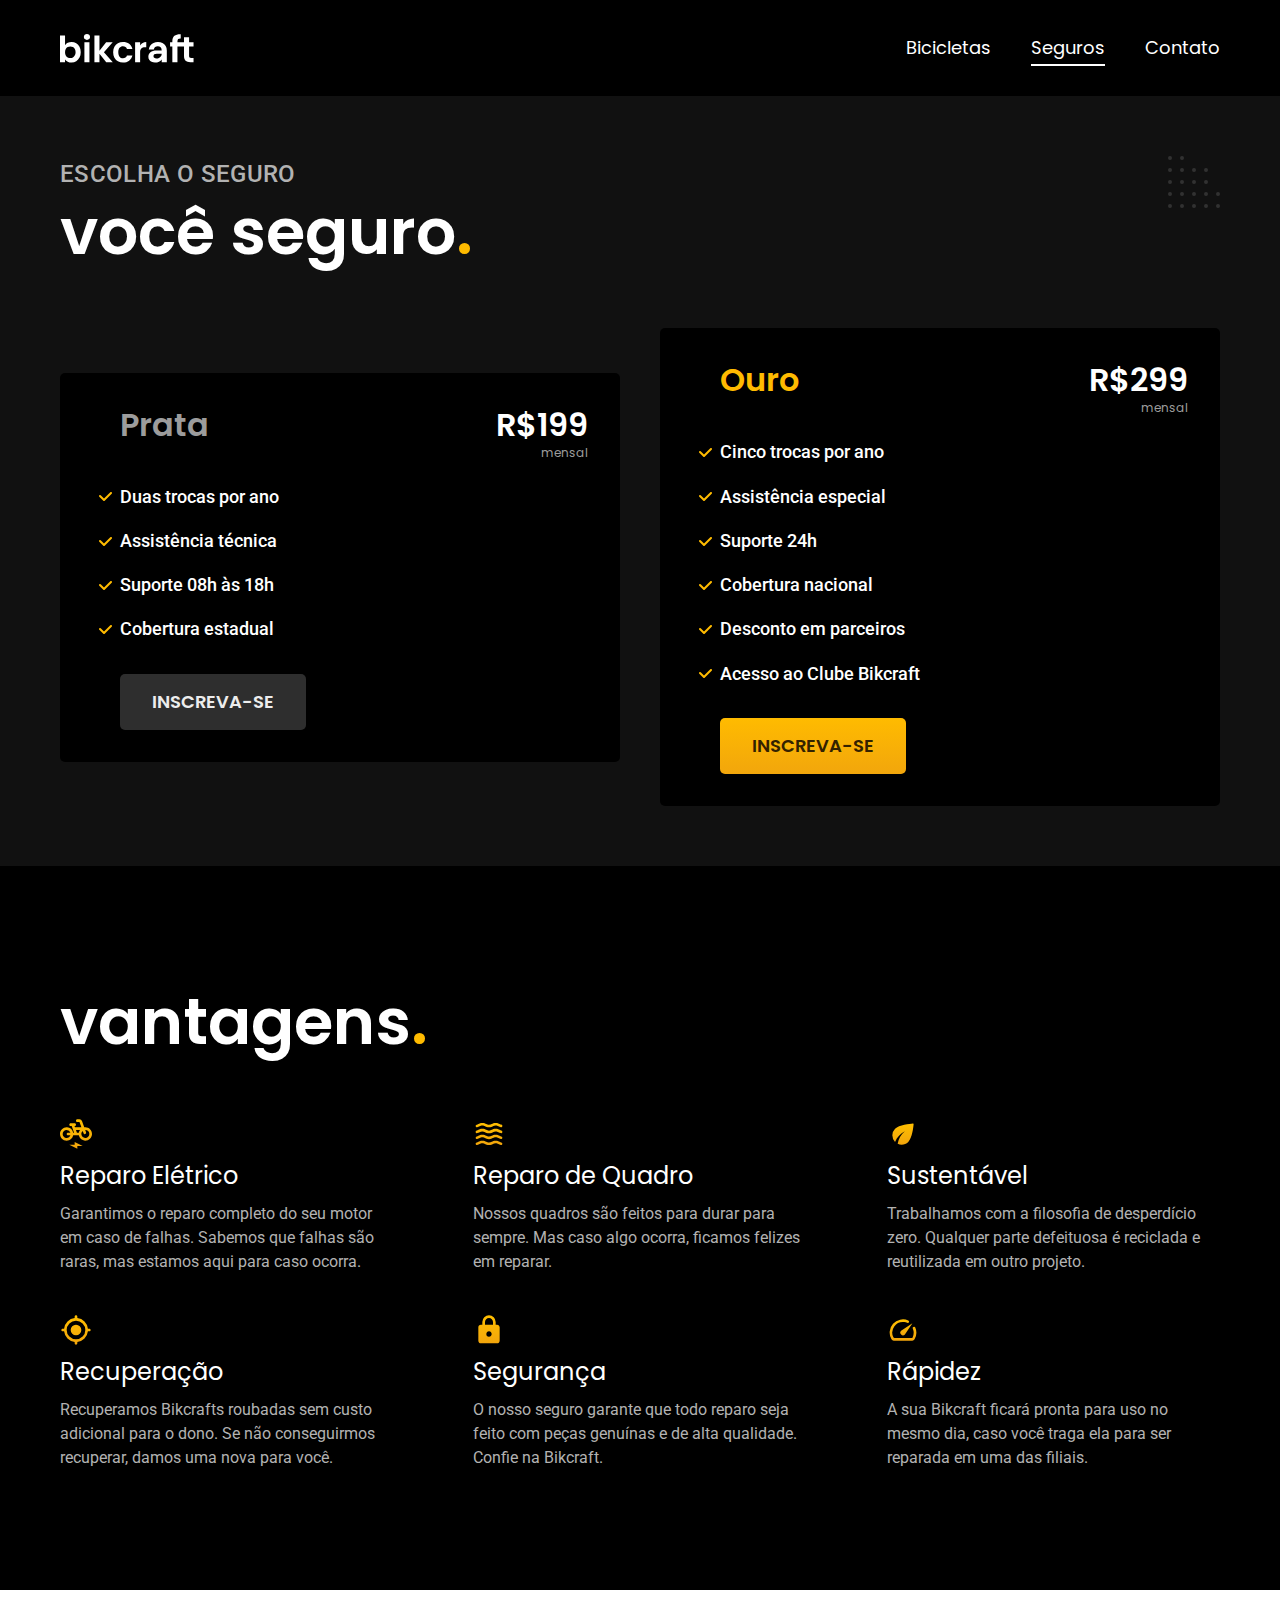
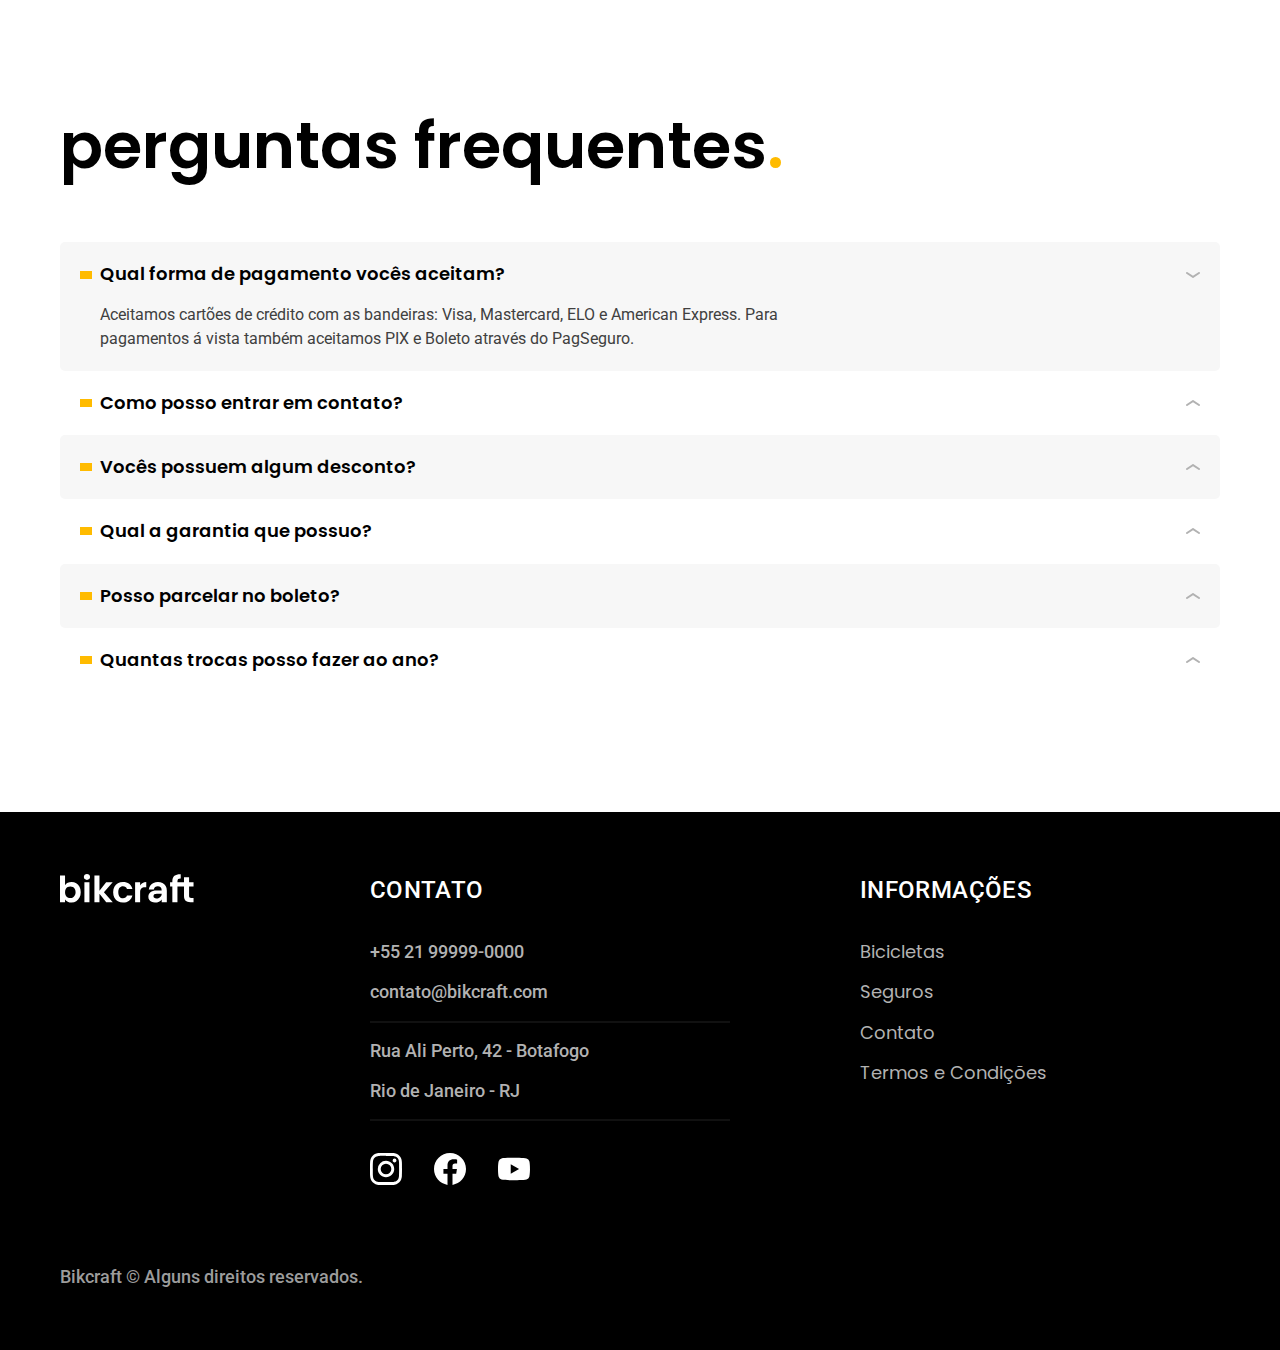
<file: seguros.html>
<!DOCTYPE html>
<html lang="pt-br">

<head>
  <meta charset="UTF-8">
  <meta http-equiv="X-UA-Compatible" content="IE=edge">
  <meta name="viewport" content="width=device-width, initial-scale=1.0">

  <title>Seguros | Bikcraft</title>
  <meta name="description" content="Você seguro.">

  <link rel="icon" href="./favicon.svg" type="image/svg+xml">

  <link rel="preload" href="./css/style.min.css" as="style">
  <link rel="stylesheet" href="./css/style.min.css">

  <link rel="preconnect" href="https://fonts.googleapis.com">
  <link rel="preconnect" href="https://fonts.gstatic.com" crossorigin>
  <link
    href="https://fonts.googleapis.com/css2?family=Merriweather:ital,wght@1,900&family=Poppins:wght@400;600&family=Roboto:wght@400;500&display=swap"
    rel="stylesheet">

  <script>
    document.documentElement.classList.add('js')
  </script>
</head>

<body id="seguros">
  <header class="header-bg" id="header-fixo">
    <div class="container header">
      <a href="./"><img src="img/bikcraft.svg" width="136" height="32" alt="Bikcraft"></a>

      <nav aria-label="primaria" id="nav">
        <button aria-label="Abrir Menu" id="header-mobile" aria-haspopup="true" aria-controls="header-menu"
          aria-expanded="false"><span id="hamburguer"></span>
        </button>
        <ul id="header-menu" class="font-1-m cor-0">
          <li><a href="./bicicletas.html">Bicicletas</a></li>
          <li><a href="./seguros.html">Seguros</a></li>
          <li><a href="./contato.html">Contato</a></li>
        </ul>
      </nav>
    </div>
  </header>

  <main class="seguros-bg">
    <div class="titulo-bg">
      <div class="titulo container">
        <p class="font-2-l-b cor-5">Escolha o seguro</p>
        <h1 class="font-1-xxl cor-0">você seguro<span class="cor-p1">.</span></h1>
      </div>
    </div>

    <div class="container seguros">
      <div class="seguros-item">
        <h3 class="font-1-xl cor-6">Prata</h3>
        <span class="font-1-xl cor-0">R$199 <span class="font-1-xs cor-6">mensal</span></span>
        <ul class="font-2-m cor-0">
          <li>Duas trocas por ano</li>
          <li>Assistência técnica</li>
          <li>Suporte 08h às 18h</li>
          <li>Cobertura estadual</li>
        </ul>
        <a class="botao secundario" href="./orcamento.html?tipo=seguro&produto=prata">Inscreva-se</a>
      </div>
      <div class="seguros-item">
        <h3 class="font-1-xl cor-p1">Ouro</h3>
        <span class="font-1-xl cor-0">R$299 <span class="font-1-xs cor-6">mensal</span></span>
        <ul class="font-2-m cor-0">
          <li>Cinco trocas por ano</li>
          <li>Assistência especial</li>
          <li>Suporte 24h</li>
          <li>Cobertura nacional</li>
          <li>Desconto em parceiros</li>
          <li>Acesso ao Clube Bikcraft</li>
        </ul>
        <a class="botao" href="./orcamento.html?tipo=seguro&produto=ouro">Inscreva-se</a>
      </div>
    </div>
  </main>

  <article class="vantagens-bg">
    <div class="vantagens container">
      <h2 class="font-1-xxl cor-0">vantagens<span class="cor-p1">.</span></h2>
      <ul>
        <li>
          <img src="img/icones/eletrica.svg" width="32" height="32" alt="">
          <h3 class="font-1-l cor-0">Reparo Elétrico</h3>
          <p class="font-2-s cor-5">Garantimos o reparo completo do seu motor em caso de falhas. Sabemos que falhas são
            raras, mas estamos aqui para caso ocorra.</p>
        </li>
        <li>
          <img src="img/icones/carbono.svg" width="32" height="32" alt="">
          <h3 class="font-1-l cor-0">Reparo de Quadro</h3>
          <p class="font-2-s cor-5">Nossos quadros são feitos para durar para sempre. Mas caso algo ocorra, ficamos
            felizes em reparar.</p>
        </li>
        <li>
          <img src="img/icones/sustentavel.svg" width="32" height="32" alt="">
          <h3 class="font-1-l cor-0">Sustentável</h3>
          <p class="font-2-s cor-5">Trabalhamos com a filosofia de desperdício zero. Qualquer parte defeituosa é
            reciclada e reutilizada em outro projeto.</p>
        </li>
        <li>
          <img src="img/icones/rastreador.svg" width="32" height="32" alt="">
          <h3 class="font-1-l cor-0">Recuperação</h3>
          <p class="font-2-s cor-5">Recuperamos Bikcrafts roubadas sem custo adicional para o dono. Se não conseguirmos
            recuperar, damos uma nova para você.</p>
        </li>
        <li>
          <img src="img/icones/seguro.svg" width="32" height="32" alt="">
          <h3 class="font-1-l cor-0">Segurança</h3>
          <p class="font-2-s cor-5">O nosso seguro garante que todo reparo seja feito com peças genuínas e de alta
            qualidade. Confie na Bikcraft.</p>
        </li>
        <li>
          <img src="img/icones/velocidade.svg" width="32" height="32" alt="">
          <h3 class="font-1-l cor-0">Rápidez</h3>
          <p class="font-2-s cor-5">A sua Bikcraft ficará pronta para uso no mesmo dia, caso você traga ela para ser
            reparada em uma das filiais.</p>
        </li>
      </ul>
    </div>
  </article>

  <article class="perguntas container">
    <h2 class="font-1-xxl">perguntas frequentes<span class="cor-p1">.</span></h2>

    <dl>
      <div>
        <dt><button class="font-1-m-b cor-12" aria-controls="pergunta1" aria-expanded="true">Qual forma de pagamento
            vocês aceitam?</button></dt>
        <dd id="pergunta1" class="font-2-s cor-9 ativa">Aceitamos cartões de crédito com as bandeiras: Visa, Mastercard,
          ELO e American
          Express. Para pagamentos á vista também aceitamos PIX e Boleto através do PagSeguro.</dd>
      </div>
      <div>
        <dt><button class="font-1-m-b cor-12" aria-controls="pergunta2" aria-expanded="false">Como posso entrar em
            contato?</button></dt>
        <dd id="pergunta2" class="font-2-s cor-9">Aceitamos cartões de crédito com as bandeiras: Visa, Mastercard, ELO e
          American
          Express. Para pagamentos á vista também aceitamos PIX e Boleto através do PagSeguro.</dd>
      </div>
      <div>
        <dt><button class="font-1-m-b cor-12" aria-controls="pergunta3" aria-expanded="false">Vocês possuem algum
            desconto?</button></dt>
        <dd id="pergunta3" class="font-2-s cor-9">Aceitamos cartões de crédito com as bandeiras: Visa, Mastercard, ELO e
          American
          Express. Para pagamentos á vista também aceitamos PIX e Boleto através do PagSeguro.</dd>
      </div>
      <div>
        <dt><button class="font-1-m-b cor-12" aria-controls="pergunta4" aria-expanded="false">Qual a garantia que
            possuo?</button></dt>
        <dd id="pergunta4" class="font-2-s cor-9">Aceitamos cartões de crédito com as bandeiras: Visa, Mastercard, ELO e
          American
          Express. Para pagamentos á vista também aceitamos PIX e Boleto através do PagSeguro.</dd>
      </div>
      <div>
        <dt><button class="font-1-m-b cor-12" aria-controls="pergunta5" aria-expanded="false">Posso parcelar no
            boleto?</button></dt>
        <dd id="pergunta5" class="font-2-s cor-9">Aceitamos cartões de crédito com as bandeiras: Visa, Mastercard, ELO e
          American
          Express. Para pagamentos á vista também aceitamos PIX e Boleto através do PagSeguro.</dd>
      </div>
      <div>
        <dt><button class="font-1-m-b cor-12" aria-controls="pergunta6" aria-expanded="false">Quantas trocas posso fazer
            ao ano?</button></dt>
        <dd id="pergunta6" class="font-2-s cor-9">Aceitamos cartões de crédito com as bandeiras: Visa, Mastercard, ELO e
          American
          Express. Para pagamentos á vista também aceitamos PIX e Boleto através do PagSeguro.</dd>
      </div>
    </dl>
  </article>

  <footer class="footer-bg">
    <div class="container footer">
      <img src="img/bikcraft.svg" width="136" height="32" alt="Bikcraft">
      <div class="footer-contato">
        <h3 class="font-2-l-b cor-0">Contato</h3>
        <ul class="font-2-m cor-5">
          <li><a href="tel:+5521999990000">+55 21 99999-0000</a></li>
          <li><a href="mailto:contato@bikcraft.com">contato@bikcraft.com</a></li>
          <li>Rua Ali Perto, 42 - Botafogo</li>
          <li>Rio de Janeiro - RJ</li>
        </ul>
        <div class="footer-redes">
          <a href="./"><img src="img/redes/instagram.svg" width="32" height="32" alt="Instagram"></a>
          <a href="./"><img src="img/redes/facebook.svg" width="32" height="32" alt="Facebook"></a>
          <a href="./"><img src="img/redes/youtube.svg" width="32" height="32" alt="youtube"></a>
        </div>
      </div>
      <div class="footer-informacoes">
        <h3 class="font-2-l-b cor-0">Informações</h3>
        <nav>
          <ul class="font-1-m cor-5">
            <li><a href="./bicicletas.html">Bicicletas</a></li>
            <li><a href="./seguros.html">Seguros</a></li>
            <li><a href="./contato.html">Contato</a></li>
            <li><a href="./termos.html">Termos e Condições</a></li>
          </ul>
        </nav>
      </div>
      <p class="footer-copy font-2-m cor-6">Bikcraft © Alguns direitos reservados.</p>
    </div>
  </footer>

  <script src="script/script.js"></script>
</body>

</html>
</file>
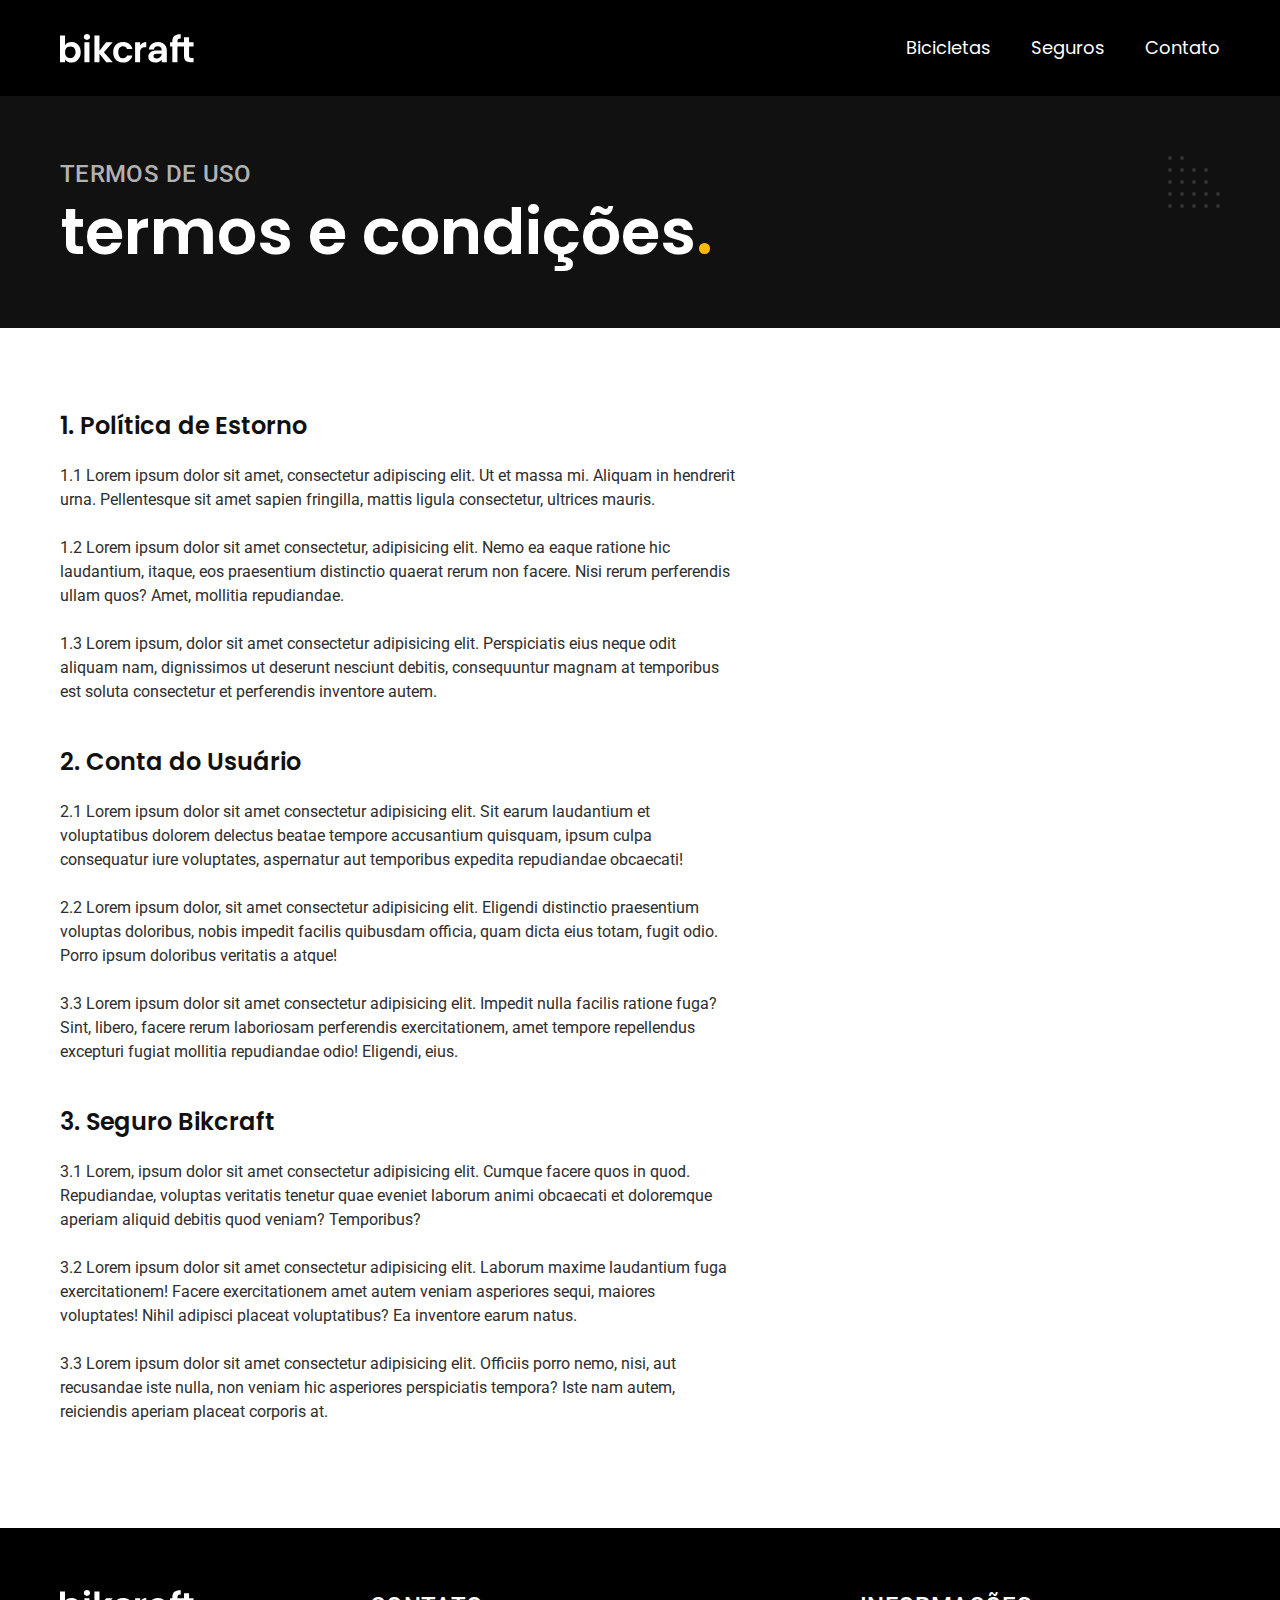
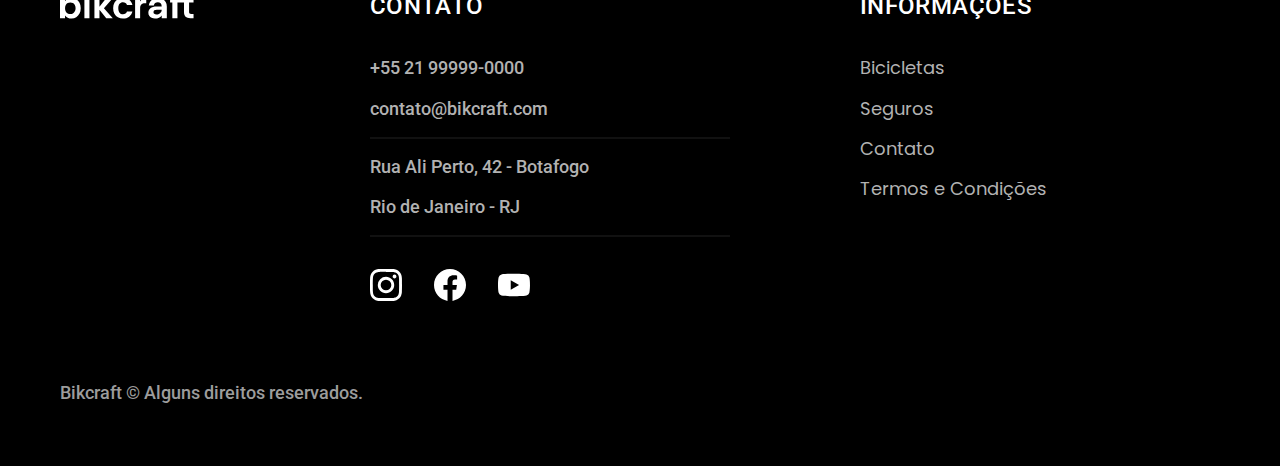
<file: termos.html>
<!DOCTYPE html>
<html lang="pt-br">

<head>
  <meta charset="UTF-8">
  <meta http-equiv="X-UA-Compatible" content="IE=edge">
  <meta name="viewport" content="width=device-width, initial-scale=1.0">

  <title>Termos e Condições | Bikcraft</title>
  <meta name="description" content="Termos e Condições.">

  <link rel="icon" href="./favicon.svg" type="image/svg+xml">

  <link rel="preload" href="./css/style.min.css" as="style">
  <link rel="stylesheet" href="./css/style.min.css">

  <link rel="preconnect" href="https://fonts.googleapis.com">
  <link rel="preconnect" href="https://fonts.gstatic.com" crossorigin>
  <link
    href="https://fonts.googleapis.com/css2?family=Merriweather:ital,wght@1,900&family=Poppins:wght@400;600&family=Roboto:wght@400;500&display=swap"
    rel="stylesheet">

  <script>
    document.documentElement.classList.add('js')
  </script>
</head>

<body id="termos">
  <header class="header-bg" id="header-fixo">
    <div class="container header">
      <a href="./"><img src="img/bikcraft.svg" width="136" height="32" alt="Bikcraft"></a>

      <nav aria-label="primaria" id="nav">
        <button aria-label="Abrir Menu" id="header-mobile" aria-haspopup="true" aria-controls="header-menu"
          aria-expanded="false"><span id="hamburguer"></span>
        </button>
        <ul id="header-menu" class="font-1-m cor-0">
          <li><a href="./bicicletas.html">Bicicletas</a></li>
          <li><a href="./seguros.html">Seguros</a></li>
          <li><a href="./contato.html">Contato</a></li>
        </ul>
      </nav>
    </div>
  </header>

  <main>
    <div class="titulo-bg">
      <div class="titulo container">
        <p class="font-2-l-b cor-5">Termos de uso</p>
        <h1 class="font-1-xxl cor-0">termos e condições<span class="cor-p1">.</span></h1>
      </div>
    </div>

    <div class="termos font-2-s cor-10 container">
      <h2 class="font-1-l cor-11">1. Política de Estorno</h2>
      <p>1.1 Lorem ipsum dolor sit amet, consectetur adipiscing elit. Ut et massa mi. Aliquam in hendrerit urna.
        Pellentesque sit amet sapien fringilla, mattis ligula consectetur, ultrices mauris.</p>
      <p>1.2 Lorem ipsum dolor sit amet consectetur, adipisicing elit. Nemo ea eaque ratione hic laudantium, itaque, eos
        praesentium distinctio quaerat rerum non facere. Nisi rerum perferendis ullam quos? Amet, mollitia repudiandae.
      </p>
      <p>1.3 Lorem ipsum, dolor sit amet consectetur adipisicing elit. Perspiciatis eius neque odit aliquam nam,
        dignissimos ut deserunt nesciunt debitis, consequuntur magnam at temporibus est soluta consectetur et
        perferendis inventore autem.</p>
      <h2 class="font-1-l cor-11">2. Conta do Usuário</h2>
      <p>2.1 Lorem ipsum dolor sit amet consectetur adipisicing elit. Sit earum laudantium et voluptatibus dolorem
        delectus beatae tempore accusantium quisquam, ipsum culpa consequatur iure voluptates, aspernatur aut temporibus
        expedita repudiandae obcaecati!</p>
      <p>2.2 Lorem ipsum dolor, sit amet consectetur adipisicing elit. Eligendi distinctio praesentium voluptas
        doloribus, nobis impedit facilis quibusdam officia, quam dicta eius totam, fugit odio. Porro ipsum doloribus
        veritatis a atque!</p>
      <p>3.3 Lorem ipsum dolor sit amet consectetur adipisicing elit. Impedit nulla facilis ratione fuga? Sint, libero,
        facere rerum laboriosam perferendis exercitationem, amet tempore repellendus excepturi fugiat mollitia
        repudiandae odio! Eligendi, eius.</p>
      <h2 class="font-1-l cor-11">3. Seguro Bikcraft</h2>
      <p>3.1 Lorem, ipsum dolor sit amet consectetur adipisicing elit. Cumque facere quos in quod. Repudiandae, voluptas
        veritatis tenetur quae eveniet laborum animi obcaecati et doloremque aperiam aliquid debitis quod veniam?
        Temporibus?</p>
      <p>3.2 Lorem ipsum dolor sit amet consectetur adipisicing elit. Laborum maxime laudantium fuga exercitationem!
        Facere exercitationem amet autem veniam asperiores sequi, maiores voluptates! Nihil adipisci placeat
        voluptatibus? Ea inventore earum natus.</p>
      <p>3.3 Lorem ipsum dolor sit amet consectetur adipisicing elit. Officiis porro nemo, nisi, aut recusandae iste
        nulla, non veniam hic asperiores perspiciatis tempora? Iste nam autem, reiciendis aperiam placeat corporis at.
      </p>
    </div>
  </main>

  <footer class="footer-bg">
    <div class="container footer">
      <img src="img/bikcraft.svg" width="136" height="32" alt="Bikcraft">
      <div class="footer-contato">
        <h3 class="font-2-l-b cor-0">Contato</h3>
        <ul class="font-2-m cor-5">
          <li><a href="tel:+5521999990000">+55 21 99999-0000</a></li>
          <li><a href="mailto:contato@bikcraft.com">contato@bikcraft.com</a></li>
          <li>Rua Ali Perto, 42 - Botafogo</li>
          <li>Rio de Janeiro - RJ</li>
        </ul>
        <div class="footer-redes">
          <a href="./"><img src="img/redes/instagram.svg" width="32" height="32" alt="Instagram"></a>
          <a href="./"><img src="img/redes/facebook.svg" width="32" height="32" alt="Facebook"></a>
          <a href="./"><img src="img/redes/youtube.svg" width="32" height="32" alt="youtube"></a>
        </div>
      </div>
      <div class="footer-informacoes">
        <h3 class="font-2-l-b cor-0">Informações</h3>
        <nav>
          <ul class="font-1-m cor-5">
            <li><a href="./bicicletas.html">Bicicletas</a></li>
            <li><a href="./seguros.html">Seguros</a></li>
            <li><a href="./contato.html">Contato</a></li>
            <li><a href="./termos.html">Termos e Condições</a></li>
          </ul>
        </nav>
      </div>
      <p class="footer-copy font-2-m cor-6">Bikcraft © Alguns direitos reservados.</p>
    </div>
  </footer>

  <script src="script/script.js"></script>
</body>

</html>
</file>
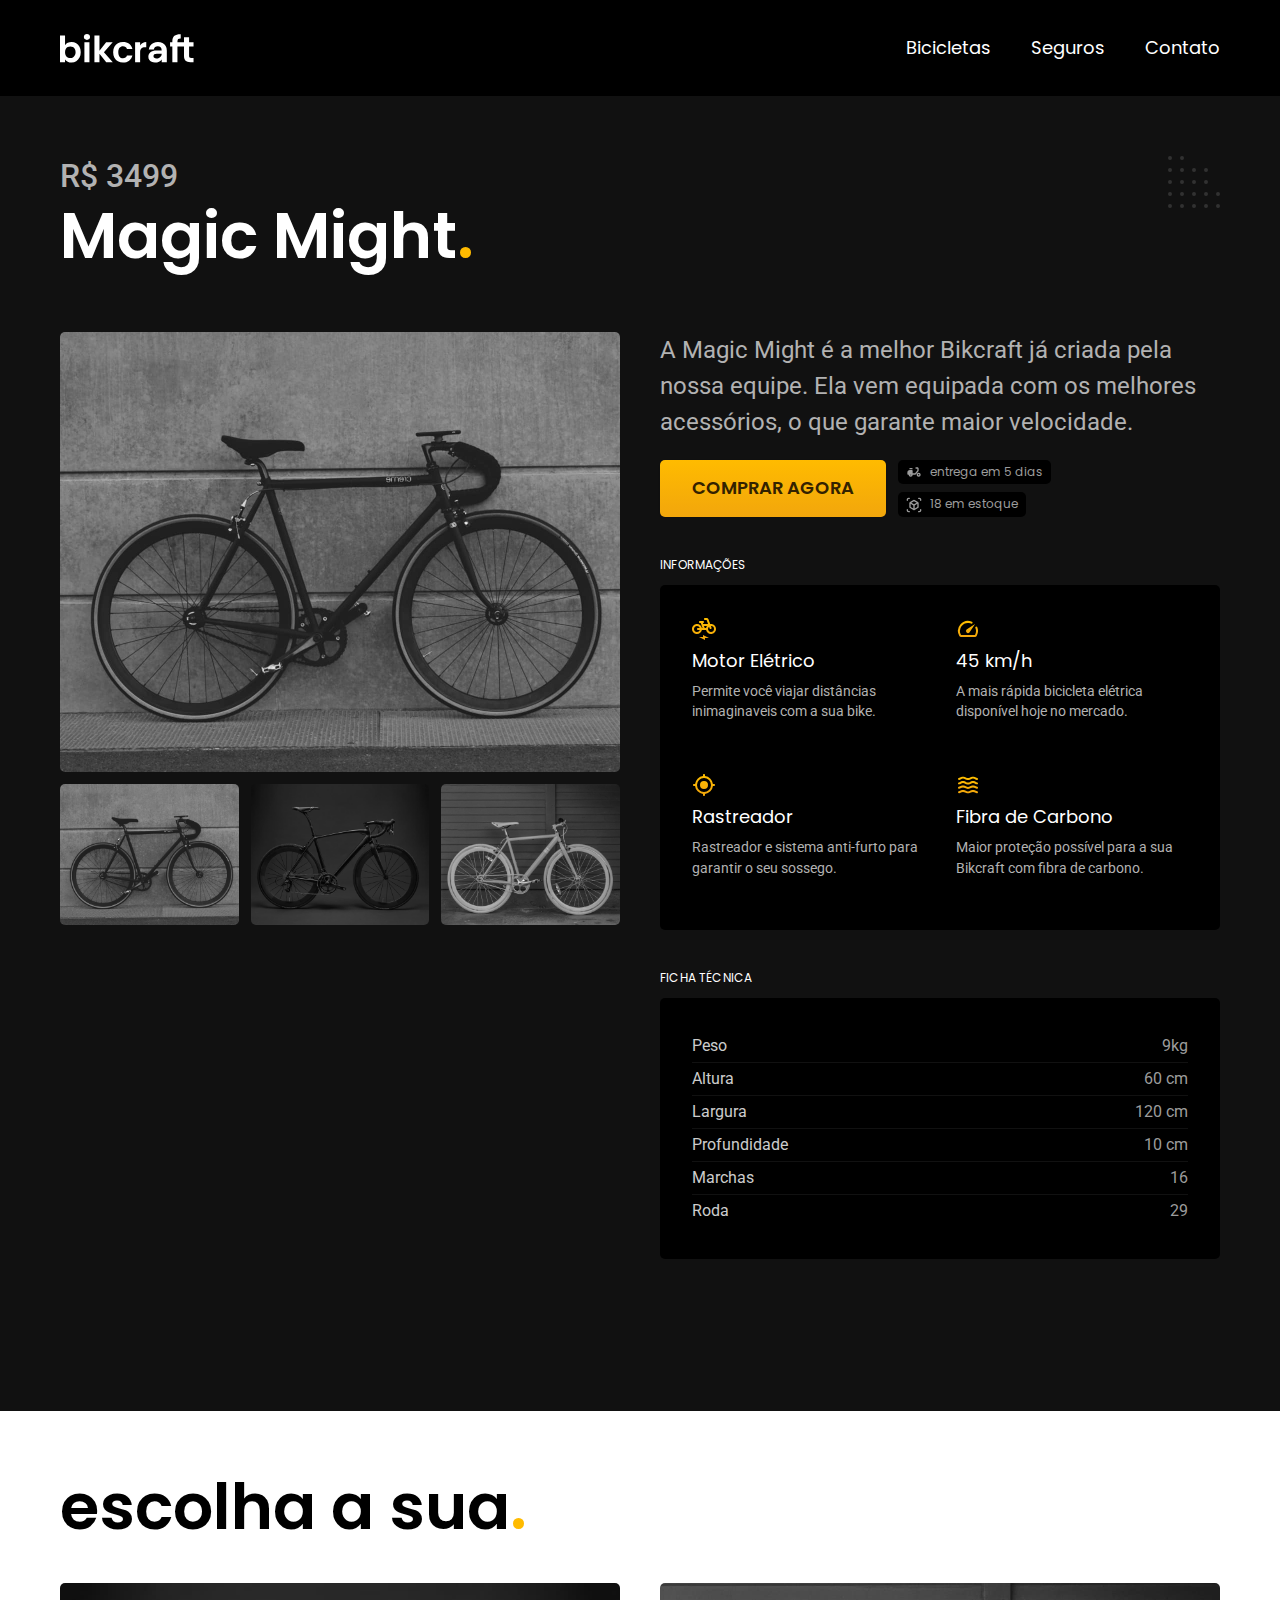
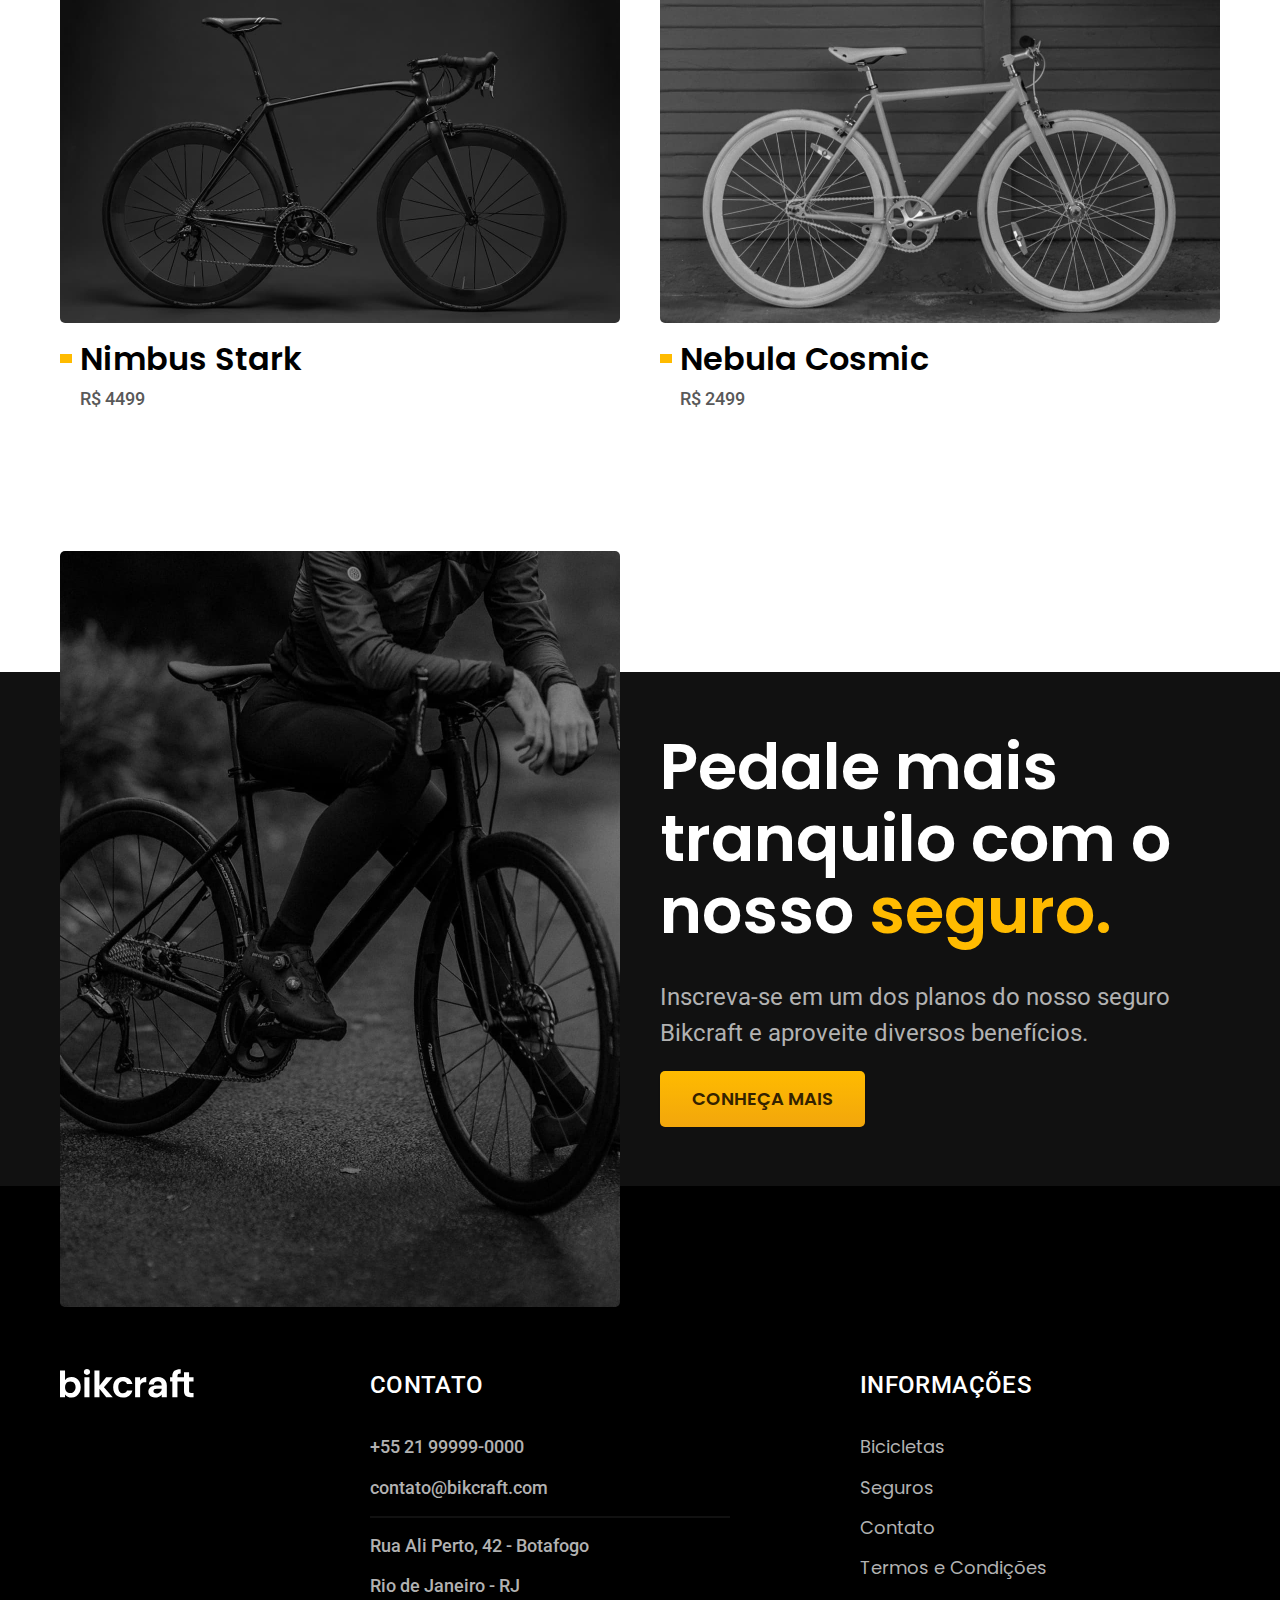
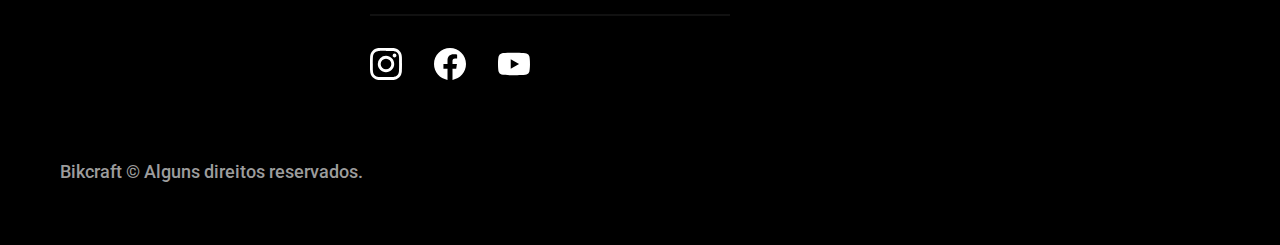
<file: bicicletas/magic.html>
<!DOCTYPE html>
<html lang="pt-br">

<head>
  <meta charset="UTF-8">
  <meta http-equiv="X-UA-Compatible" content="IE=edge">
  <meta name="viewport" content="width=device-width, initial-scale=1.0">

  <title>Magic | Bikcraft</title>
  <meta name="description"
    content="A Magic Might é a melhor Bikcraft já criada pela nossa equipe. Ela vem equipada com os melhores acessórios, o que garante maior velocidade.">

  <link rel="icon" href="../favicon.svg" type="image/svg+xml">

  <link rel="preload" href="../css/style.min.css" as="style">
  <link rel="stylesheet" href="../css/style.min.css">

  <link rel="preconnect" href="https://fonts.googleapis.com">
  <link rel="preconnect" href="https://fonts.gstatic.com" crossorigin>
  <link
    href="https://fonts.googleapis.com/css2?family=Merriweather:ital,wght@1,900&family=Poppins:wght@400;600&family=Roboto:wght@400;500&display=swap"
    rel="stylesheet">

  <script>
    document.documentElement.classList.add('js')
  </script>
</head>

<body id="bicicleta">
  <header class="header-bg" id="header-fixo">
    <div class="container header">
      <a href="../index.html"><img src="../img/bikcraft.svg" width="136" height="32" alt="Bikcraft"></a>

      <nav aria-label="primaria" id="nav">
        <button aria-label="Abrir Menu" id="header-mobile" aria-haspopup="true" aria-controls="header-menu"
          aria-expanded="false"><span id="hamburguer"></span>
        </button>
        <ul id="header-menu" class="font-1-m cor-0">
          <li><a href="./bicicletas.html">Bicicletas</a></li>
          <li><a href="./seguros.html">Seguros</a></li>
          <li><a href="./contato.html">Contato</a></li>
        </ul>
      </nav>
    </div>
  </header>

  <main class="titulo-bg">
    <div class="titulo container">
      <p class="font-2-xl cor-5">R$ 3499</p>
      <h1 class="font-1-xxl cor-0">Magic Might<span class="cor-p1">.</span></h1>
    </div>

    <div class="bicicleta container">
      <div class="bicicleta-imagens">
        <img class="bicicleta-principal" src="../img/bicicleta/nimbus2.jpg" width="1120" height="880" alt="Bicicleta 2">
        </li>
        <ul>
          <li><img src="../img/bicicleta/nimbus2.jpg" width="1120" height="880" alt="Bicicleta 2"></li>
          <li><img src="../img/bicicleta/nimbus1.jpg" width="1120" height="880" alt="Bicicleta 1"></li>
          <li><img src="../img/bicicleta/nimbus3.jpg" width="1120" height="880" alt="Bicicleta 3"></li>
        </ul>
      </div>
      <div class="bicicleta-conteudo">
        <p class="font-2-l cor-5">A Magic Might é a melhor Bikcraft já criada pela nossa equipe. Ela vem equipada com
          os melhores acessórios, o que garante maior velocidade.</p>
        <div class="bicicleta-comprar">
          <a href="../orcamento.html?tipo=bikcraft&produto=magic" class="botao">Comprar Agora</a>
          <span class="font-1-xs cor-6"><img src="../img/icones/entrega.svg" width="16" height="16" alt="">entrega em 5
            dias</span>
          <span class="font-1-xs cor-6"><img src="../img/icones/estoque.svg" width="16" height="16" alt="">18 em
            estoque</span>
        </div>

        <h2 class="font-1-xs cor-0">Informações</h2>
        <ul class="bicicleta-informacoes">
          <li>
            <img src="../img/icones/eletrica.svg" width="32" height="32" alt="">
            <h3 class="font-1-m cor-0">Motor Elétrico</h3>
            <p class="font-2-xs cor-5">Permite você viajar distâncias inimaginaveis com a sua bike.</p>
          </li>
          <li>
            <img src="../img/icones/velocidade.svg" width="32" height="32" alt="">
            <h3 class="font-1-m cor-0">45 km/h</h3>
            <p class="font-2-xs cor-5">A mais rápida bicicleta elétrica disponível hoje no mercado.</p>
          </li>
          <li>
            <img src="../img/icones/rastreador.svg" width="32" height="32" alt="">
            <h3 class="font-1-m cor-0">Rastreador</h3>
            <p class="font-2-xs cor-5">Rastreador e sistema anti-furto para garantir o seu sossego.</p>
          </li>
          <li>
            <img src="../img/icones/carbono.svg" width="32" height="32" alt="">
            <h3 class="font-1-m cor-0">Fibra de Carbono</h3>
            <p class="font-2-xs cor-5">Maior proteção possível para a sua Bikcraft com fibra de carbono.</p>
          </li>
        </ul>
        <h2 class="font-1-xs cor-0">Ficha Técnica</h2>
        <ul class="bicicleta-ficha font-2-s cor-4">
          <li>Peso <span>9kg</span></li>
          <li>Altura <span>60 cm</span></li>
          <li>Largura <span>120 cm</span></li>
          <li>Profundidade <span>10 cm</span></li>
          <li>Marchas <span>16</span></li>
          <li>Roda<span>29</span></li>
        </ul>
      </div>

  </main>

  <article class="bicicletas-lista container">
    <h2 class="font-1-xxl">escolha a sua<span class="cor-p1">.</span></h2>

    <ul>
      <li>
        <a href="./nimbus.html">
          <img src="../img/bicicletas/nimbus.jpg" width="1120" height="680" alt="Bicicleta preta">
          <h3 class="font-1-xl">Nimbus Stark</h3>
          <span class="font-2-m cor-8">R$ 4499</span>
        </a>
      </li>
      <li>
        <a href="./nebula.html">
          <img src="../img/bicicletas/nebula.jpg" width="1120" height="680" alt="Bicicleta preta">
          <h3 class="font-1-xl">Nebula Cosmic</h3>
          <span class="font-2-m cor-8">R$ 2499</span>
        </a>
      </li>
    </ul>
  </article>

  <article class="seguro-bg">
    <div class="seguro container">
      <div class="seguro-imagem">
        <img src="../img/fotos/seguros.jpg" width="1360" height="1512" alt="Pessoa parada em cima de uma bicicleta">
      </div>
      <div class="seguro-conteudo">
        <h2 class="font-1-xxl cor-0">Pedale mais tranquilo com o nosso <span class="cor-p1">seguro.</span></h2>
        <p class="font-2-l cor-5">Inscreva-se em um dos planos do nosso seguro Bikcraft e aproveite diversos benefícios.
        </p>
        <a href="../seguros.html" class="botao">Conheça Mais</a>
      </div>
    </div>
  </article>

  <footer class="footer-bg">
    <div class="container footer">
      <img src="../img/bikcraft.svg" width="136" height="32" alt="Bikcraft">
      <div class="footer-contato">
        <h3 class="font-2-l-b cor-0">Contato</h3>
        <ul class="font-2-m cor-5">
          <li><a href="tel:+5521999990000">+55 21 99999-0000</a></li>
          <li><a href="mailto:contato@bikcraft.com">contato@bikcraft.com</a></li>
          <li>Rua Ali Perto, 42 - Botafogo</li>
          <li>Rio de Janeiro - RJ</li>
        </ul>
        <div class="footer-redes">
          <a href="../"><img src="../img/redes/instagram.svg" width="32" height="32" alt="Instagram"></a>
          <a href="../"><img src="../img/redes/facebook.svg" width="32" height="32" alt="Facebook"></a>
          <a href="../"><img src="../img/redes/youtube.svg" width="32" height="32" alt="youtube"></a>
        </div>
      </div>
      <div class="footer-informacoes">
        <h3 class="font-2-l-b cor-0">Informações</h3>
        <nav>
          <ul class="font-1-m cor-5">
            <li><a href="../bicicletas.html">Bicicletas</a></li>
            <li><a href="../seguros.html">Seguros</a></li>
            <li><a href="../contato.html">Contato</a></li>
            <li><a href="../termos.html">Termos e Condições</a></li>
          </ul>
        </nav>
      </div>
      <p class="footer-copy font-2-m cor-6">Bikcraft © Alguns direitos reservados.</p>
    </div>
  </footer>

  <script src="../script/script.js"></script>
</body>

</html>
</file>
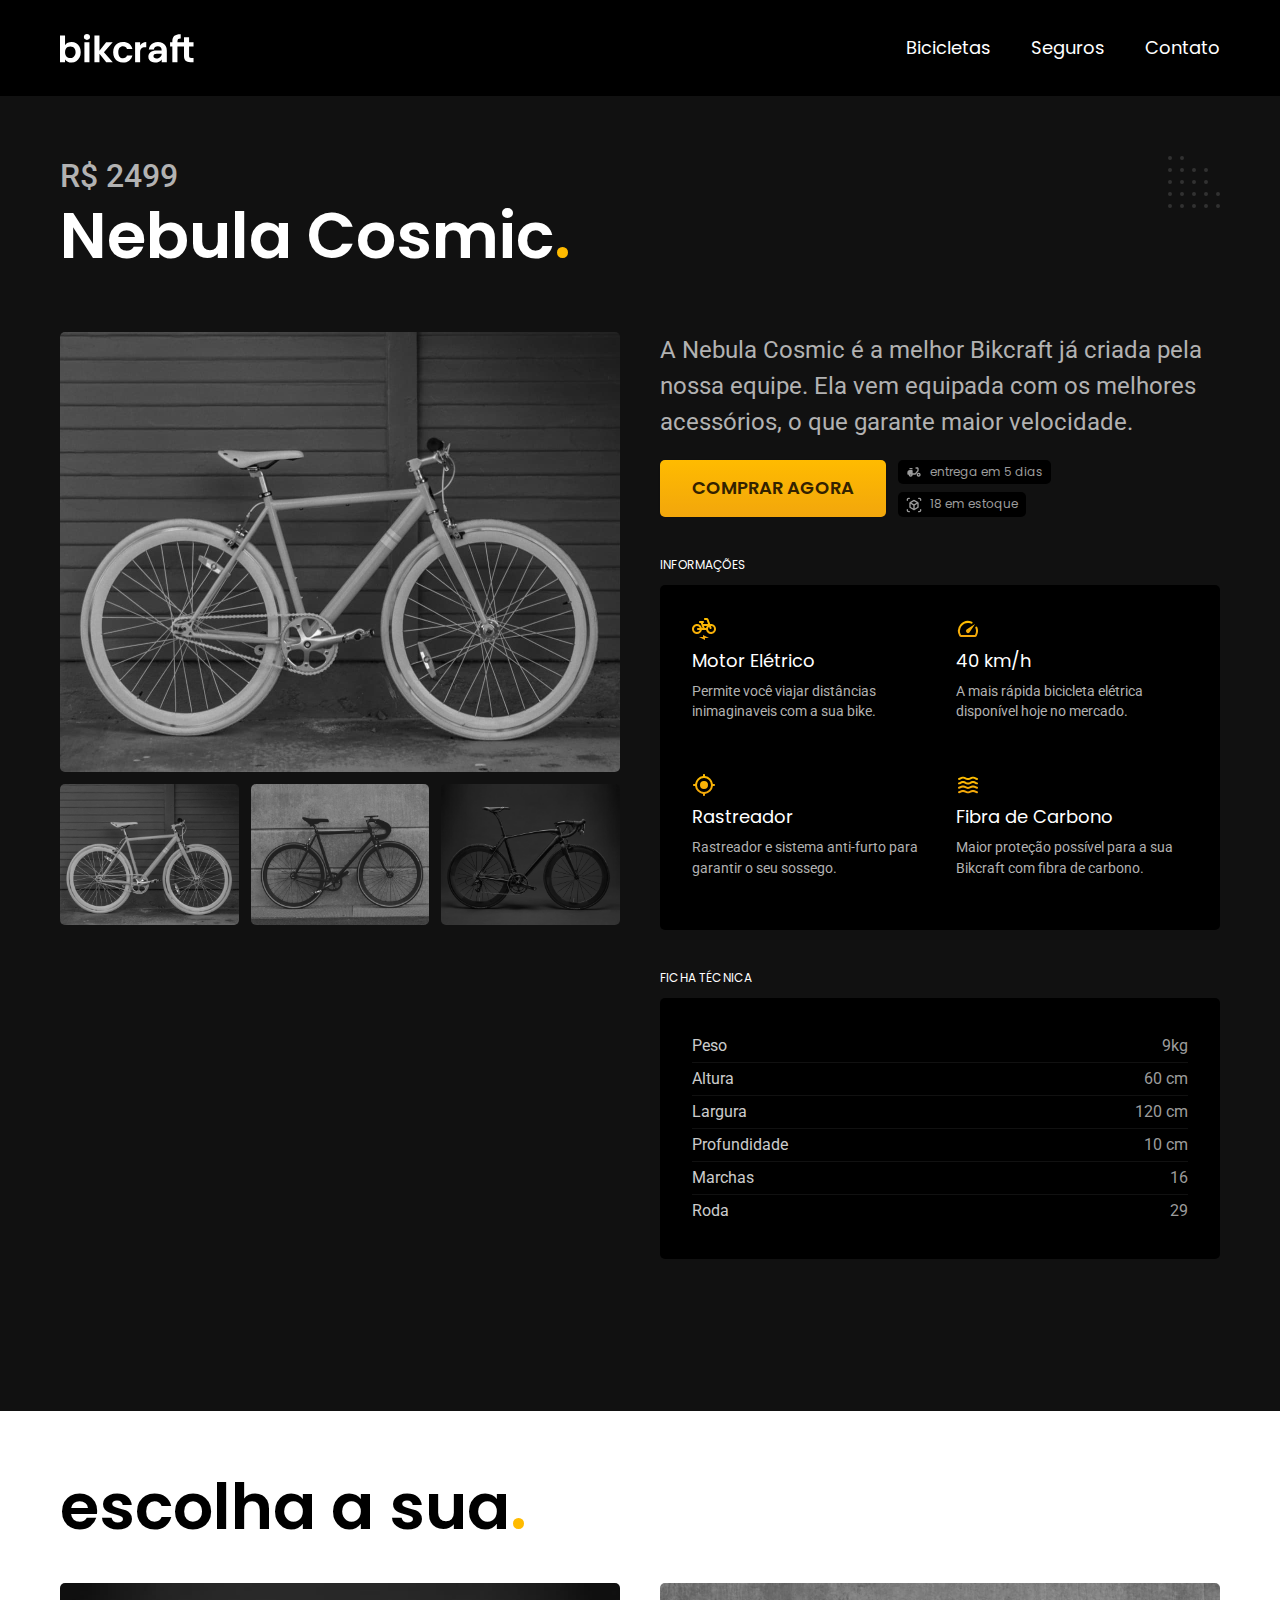
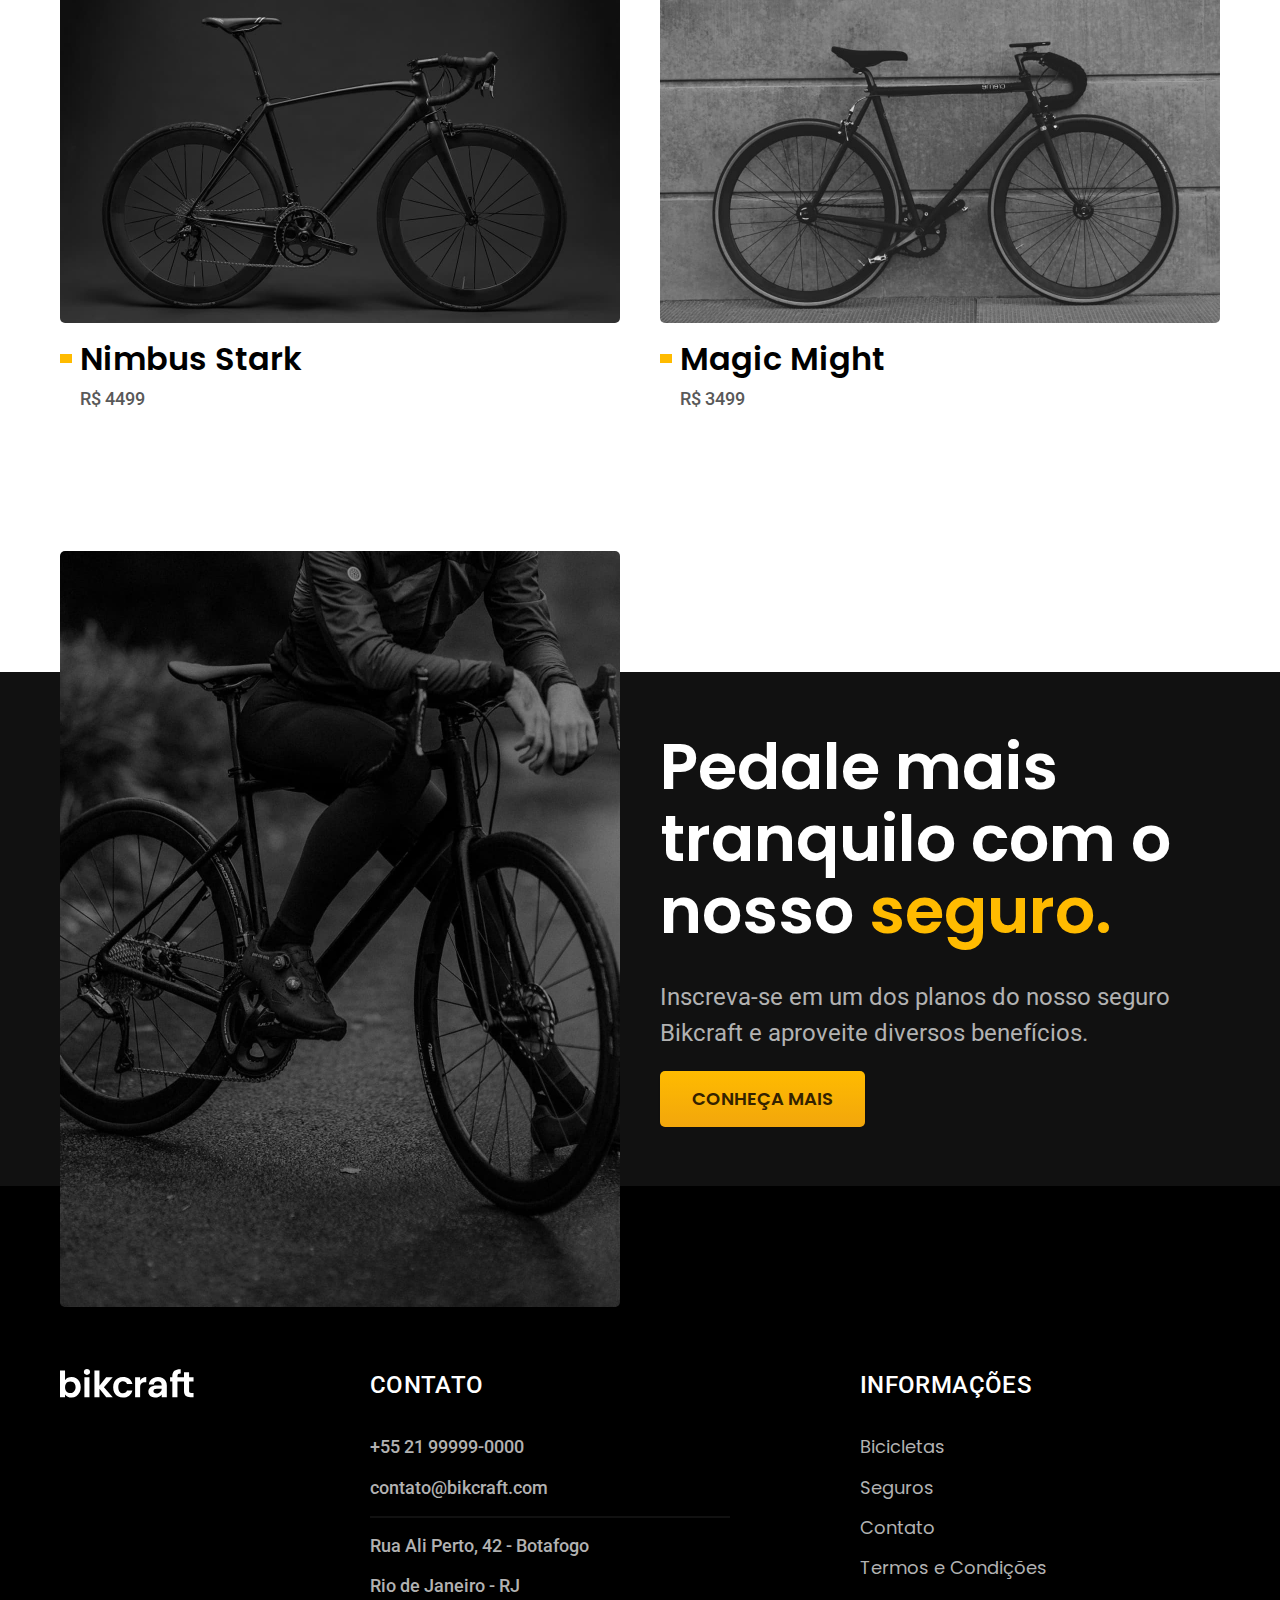
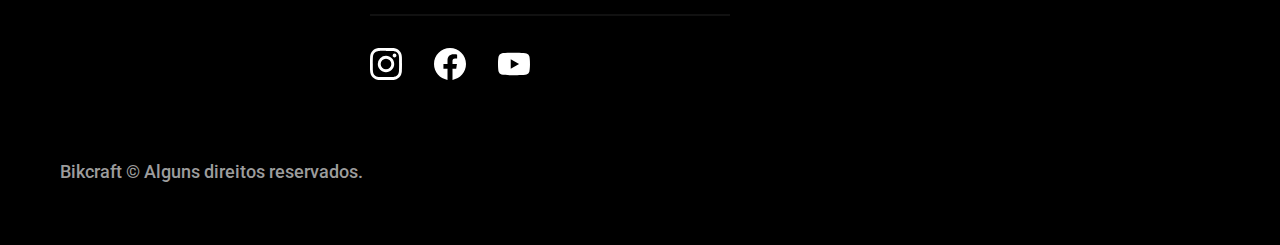
<file: bicicletas/nebula.html>
<!DOCTYPE html>
<html lang="pt-br">

<head>
  <meta charset="UTF-8">
  <meta http-equiv="X-UA-Compatible" content="IE=edge">
  <meta name="viewport" content="width=device-width, initial-scale=1.0">

  <title>Nebula | Bikcraft</title>
  <meta name="description"
    content="A Nebula Cosmic é a melhor Bikcraft já criada pela nossa equipe. Ela vem equipada com os melhores acessórios, o que garante maior velocidade.">

  <link rel="icon" href="../favicon.svg" type="image/svg+xml">

  <link rel="preload" href="../css/style.min.css" as="style">
  <link rel="stylesheet" href="../css/style.min.css">

  <link rel="preconnect" href="https://fonts.googleapis.com">
  <link rel="preconnect" href="https://fonts.gstatic.com" crossorigin>
  <link
    href="https://fonts.googleapis.com/css2?family=Merriweather:ital,wght@1,900&family=Poppins:wght@400;600&family=Roboto:wght@400;500&display=swap"
    rel="stylesheet">

  <script>
    document.documentElement.classList.add('js')
  </script>
</head>

<body id="bicicleta">
  <header class="header-bg" id="header-fixo">
    <div class="container header">
      <a href="../index.html"><img src="../img/bikcraft.svg" width="136" height="32" alt="Bikcraft"></a>

      <nav aria-label="primaria" id="nav">
        <button aria-label="Abrir Menu" id="header-mobile" aria-haspopup="true" aria-controls="header-menu"
          aria-expanded="false"><span id="hamburguer"></span>
        </button>
        <ul id="header-menu" class="font-1-m cor-0">
          <li><a href="./bicicletas.html">Bicicletas</a></li>
          <li><a href="./seguros.html">Seguros</a></li>
          <li><a href="./contato.html">Contato</a></li>
        </ul>
      </nav>
    </div>
  </header>

  <main class="titulo-bg">
    <div class="titulo container">
      <p class="font-2-xl cor-5">R$ 2499</p>
      <h1 class="font-1-xxl cor-0">Nebula Cosmic<span class="cor-p1">.</span></h1>
    </div>

    <div class="bicicleta container">
      <div class="bicicleta-imagens">
        <img class="bicicleta-principal" src="../img/bicicleta/nimbus3.jpg" width="1120" height="880" alt="Bicicleta 3">
        </li>
        <ul>
          <li><img src="../img/bicicleta/nimbus3.jpg" width="1120" height="880" alt="Bicicleta 3"></li>
          <li><img src="../img/bicicleta/nimbus2.jpg" width="1120" height="880" alt="Bicicleta 2"></li>
          <li><img src="../img/bicicleta/nimbus1.jpg" width="1120" height="880" alt="Bicicleta 1"></li>
        </ul>
      </div>
      <div class="bicicleta-conteudo">
        <p class="font-2-l cor-5">A Nebula Cosmic é a melhor Bikcraft já criada pela nossa equipe. Ela vem equipada com
          os melhores acessórios, o que garante maior velocidade.</p>
        <div class="bicicleta-comprar">
          <a href="../orcamento.html?tipo=bikcraft&produto=nebula" class="botao">Comprar Agora</a>
          <span class="font-1-xs cor-6"><img src="../img/icones/entrega.svg" width="16" height="16" alt="">entrega em 5
            dias</span>
          <span class="font-1-xs cor-6"><img src="../img/icones/estoque.svg" width="16" height="16" alt="">18 em
            estoque</span>
        </div>

        <h2 class="font-1-xs cor-0">Informações</h2>
        <ul class="bicicleta-informacoes">
          <li>
            <img src="../img/icones/eletrica.svg" width="32" height="32" alt="">
            <h3 class="font-1-m cor-0">Motor Elétrico</h3>
            <p class="font-2-xs cor-5">Permite você viajar distâncias inimaginaveis com a sua bike.</p>
          </li>
          <li>
            <img src="../img/icones/velocidade.svg" width="32" height="32" alt="">
            <h3 class="font-1-m cor-0">40 km/h</h3>
            <p class="font-2-xs cor-5">A mais rápida bicicleta elétrica disponível hoje no mercado.</p>
          </li>
          <li>
            <img src="../img/icones/rastreador.svg" width="32" height="32" alt="">
            <h3 class="font-1-m cor-0">Rastreador</h3>
            <p class="font-2-xs cor-5">Rastreador e sistema anti-furto para garantir o seu sossego.</p>
          </li>
          <li>
            <img src="../img/icones/carbono.svg" width="32" height="32" alt="">
            <h3 class="font-1-m cor-0">Fibra de Carbono</h3>
            <p class="font-2-xs cor-5">Maior proteção possível para a sua Bikcraft com fibra de carbono.</p>
          </li>
        </ul>
        <h2 class="font-1-xs cor-0">Ficha Técnica</h2>
        <ul class="bicicleta-ficha font-2-s cor-4">
          <li>Peso <span>9kg</span></li>
          <li>Altura <span>60 cm</span></li>
          <li>Largura <span>120 cm</span></li>
          <li>Profundidade <span>10 cm</span></li>
          <li>Marchas <span>16</span></li>
          <li>Roda<span>29</span></li>
        </ul>
      </div>

  </main>

  <article class="bicicletas-lista container">
    <h2 class="font-1-xxl">escolha a sua<span class="cor-p1">.</span></h2>

    <ul>
      <li>
        <a href="./nimbus.html">
          <img src="../img/bicicletas/nimbus.jpg" width="1120" height="680" alt="Bicicleta preta">
          <h3 class="font-1-xl">Nimbus Stark</h3>
          <span class="font-2-m cor-8">R$ 4499</span>
        </a>
      </li>
      <li>
        <a href="./magic.html">
          <img src="../img/bicicletas/magic.jpg" width="1120" height="680" alt="Bicicleta preta">
          <h3 class="font-1-xl">Magic Might</h3>
          <span class="font-2-m cor-8">R$ 3499</span>
        </a>
      </li>
    </ul>
  </article>

  <article class="seguro-bg">
    <div class="seguro container">
      <div class="seguro-imagem">
        <img src="../img/fotos/seguros.jpg" width="1360" height="1512" alt="Pessoa parada em cima de uma bicicleta">
      </div>
      <div class="seguro-conteudo">
        <h2 class="font-1-xxl cor-0">Pedale mais tranquilo com o nosso <span class="cor-p1">seguro.</span></h2>
        <p class="font-2-l cor-5">Inscreva-se em um dos planos do nosso seguro Bikcraft e aproveite diversos benefícios.
        </p>
        <a href="../seguros.html" class="botao">Conheça Mais</a>
      </div>
    </div>
  </article>

  <footer class="footer-bg">
    <div class="container footer">
      <img src="../img/bikcraft.svg" width="136" height="32" alt="Bikcraft">
      <div class="footer-contato">
        <h3 class="font-2-l-b cor-0">Contato</h3>
        <ul class="font-2-m cor-5">
          <li><a href="tel:+5521999990000">+55 21 99999-0000</a></li>
          <li><a href="mailto:contato@bikcraft.com">contato@bikcraft.com</a></li>
          <li>Rua Ali Perto, 42 - Botafogo</li>
          <li>Rio de Janeiro - RJ</li>
        </ul>
        <div class="footer-redes">
          <a href="../"><img src="../img/redes/instagram.svg" width="32" height="32" alt="Instagram"></a>
          <a href="../"><img src="../img/redes/facebook.svg" width="32" height="32" alt="Facebook"></a>
          <a href="../"><img src="../img/redes/youtube.svg" width="32" height="32" alt="youtube"></a>
        </div>
      </div>
      <div class="footer-informacoes">
        <h3 class="font-2-l-b cor-0">Informações</h3>
        <nav>
          <ul class="font-1-m cor-5">
            <li><a href="../bicicletas.html">Bicicletas</a></li>
            <li><a href="../seguros.html">Seguros</a></li>
            <li><a href="../contato.html">Contato</a></li>
            <li><a href="../termos.html">Termos e Condições</a></li>
          </ul>
        </nav>
      </div>
      <p class="footer-copy font-2-m cor-6">Bikcraft © Alguns direitos reservados.</p>
    </div>
  </footer>

  <script src="../script/script.js"></script>
</body>

</html>
</file>
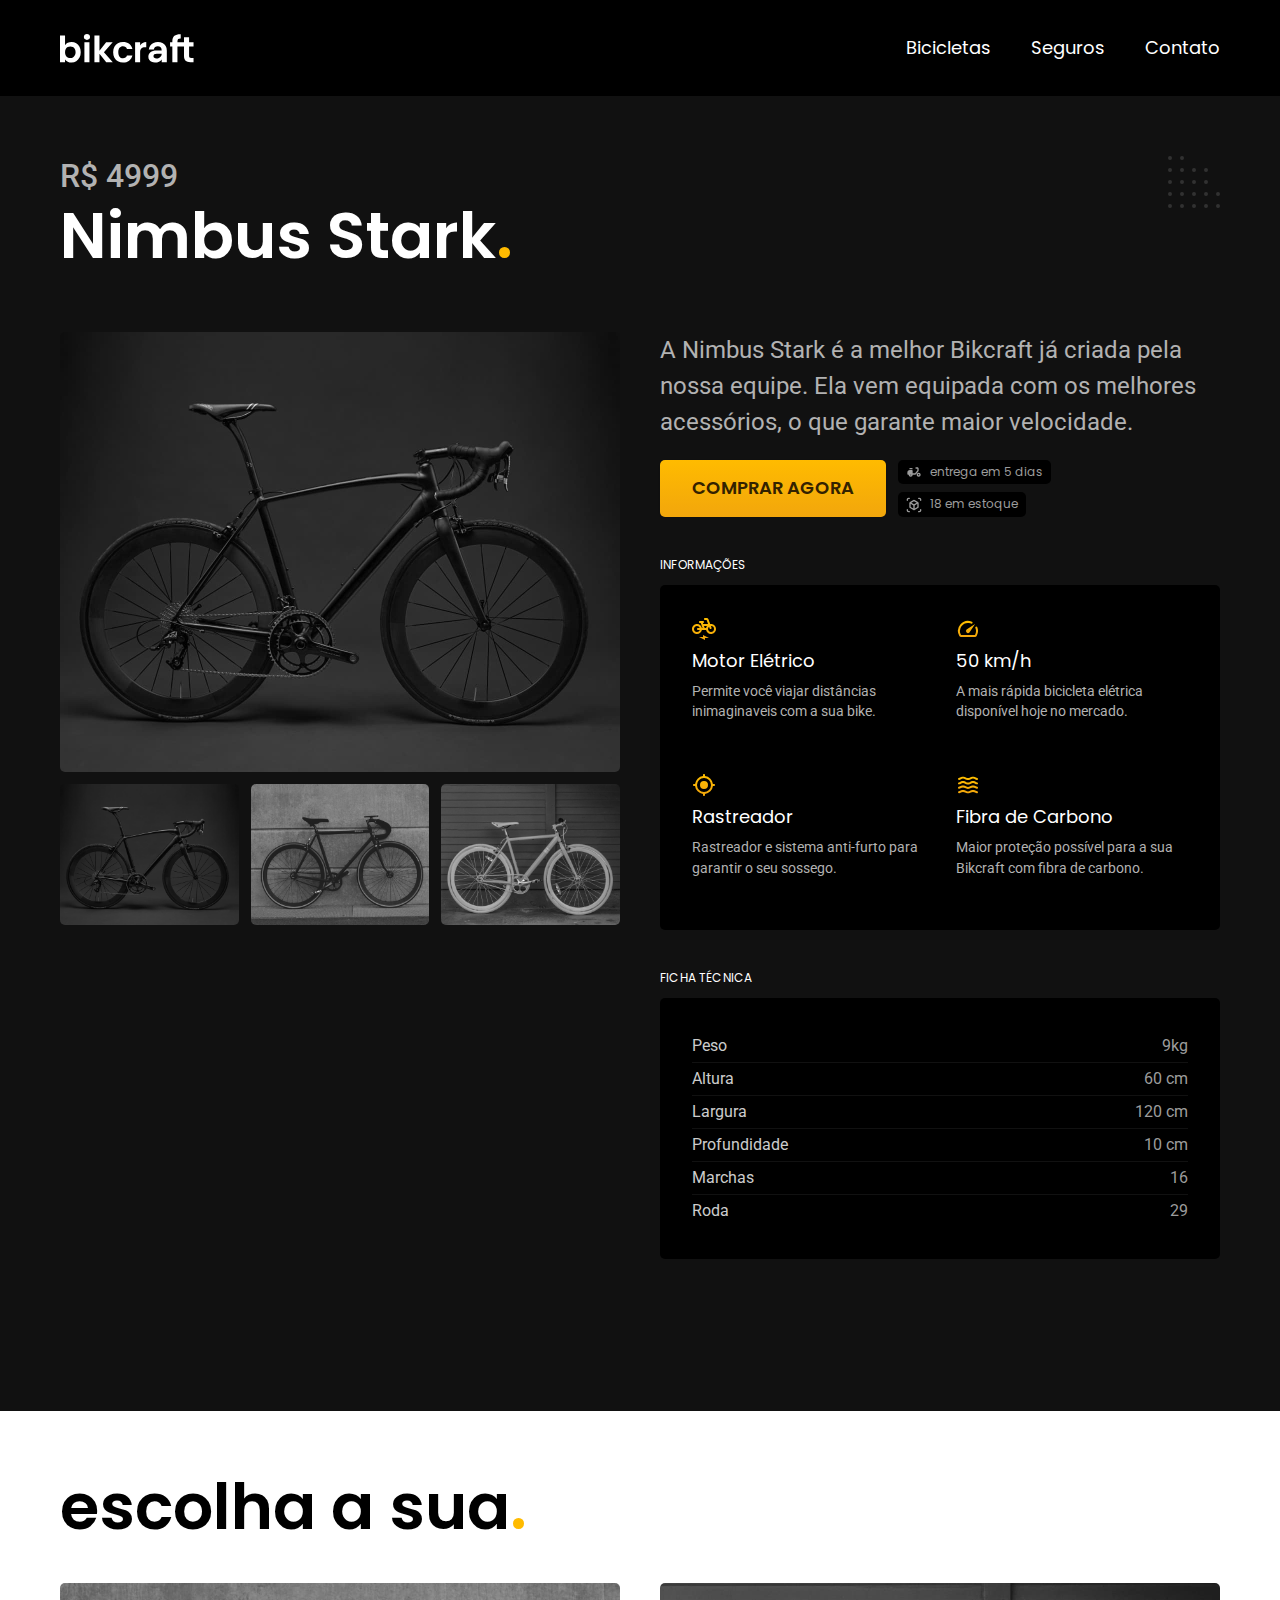
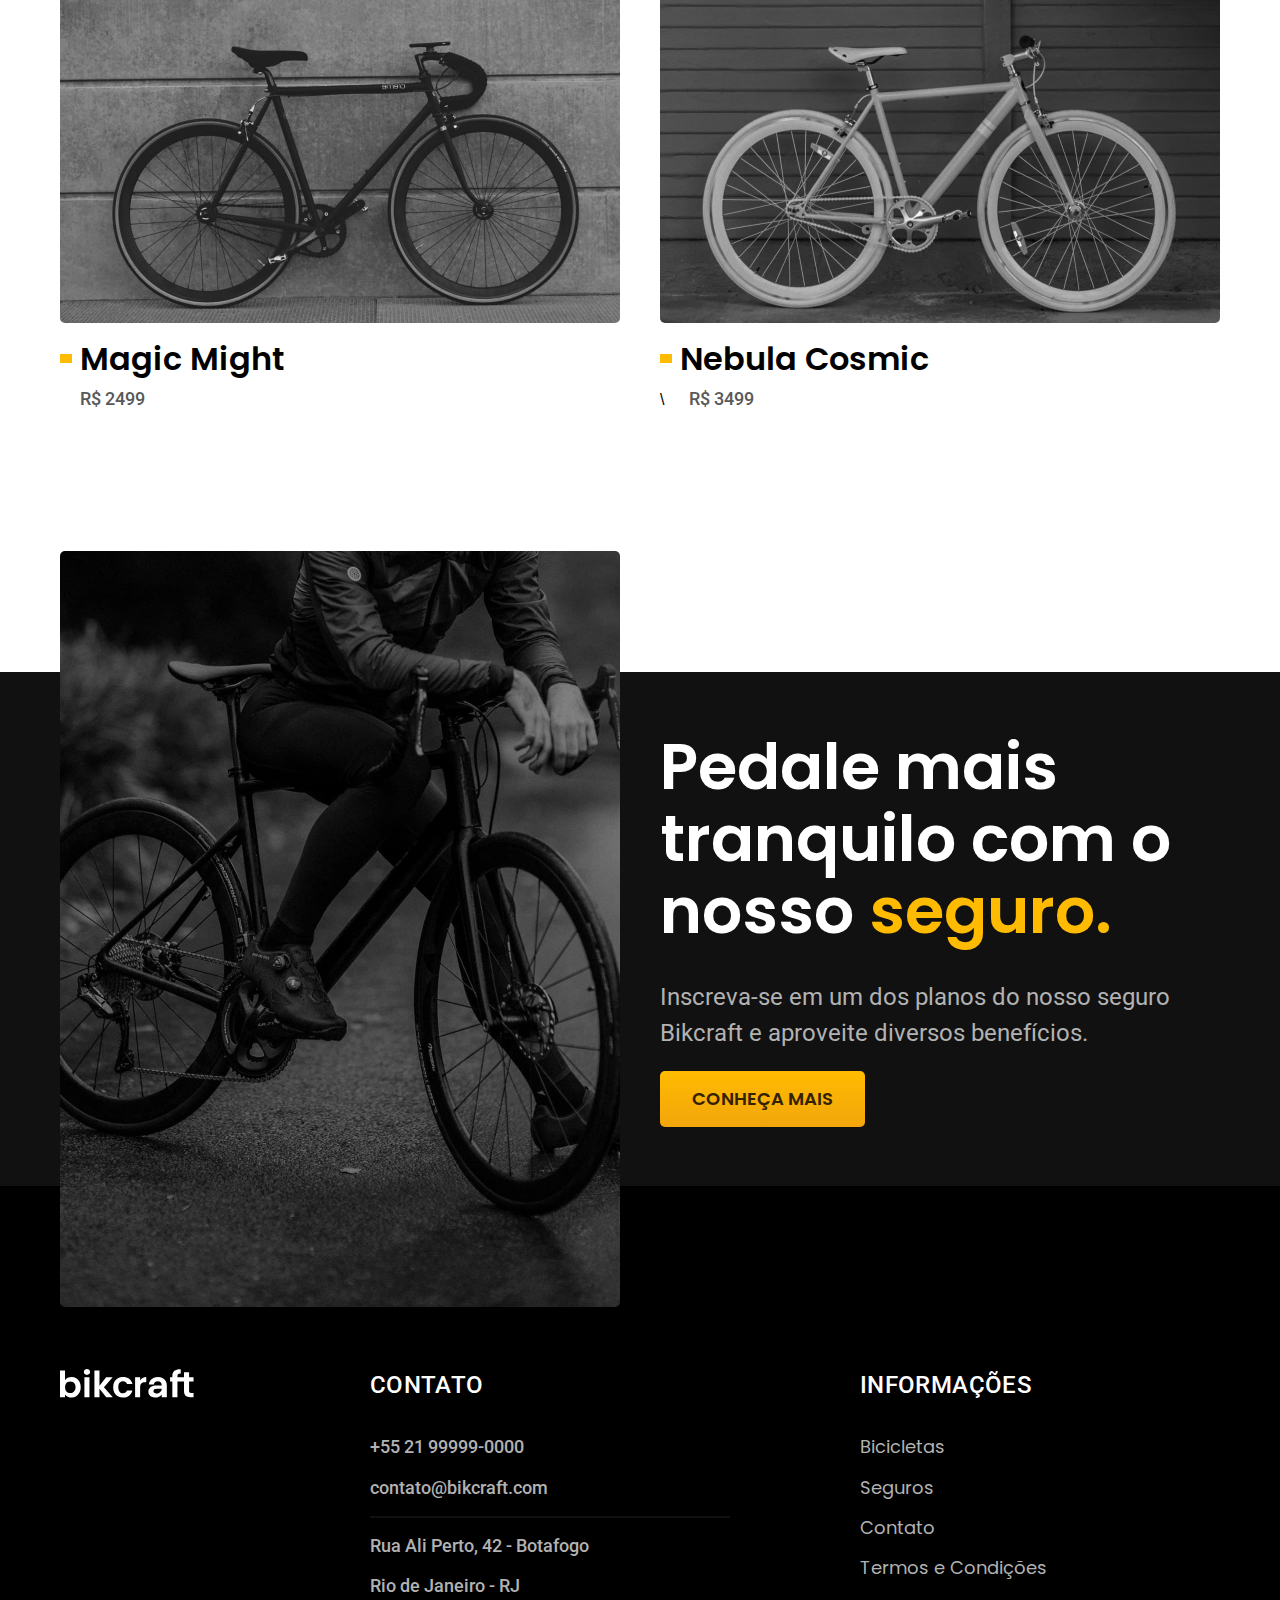
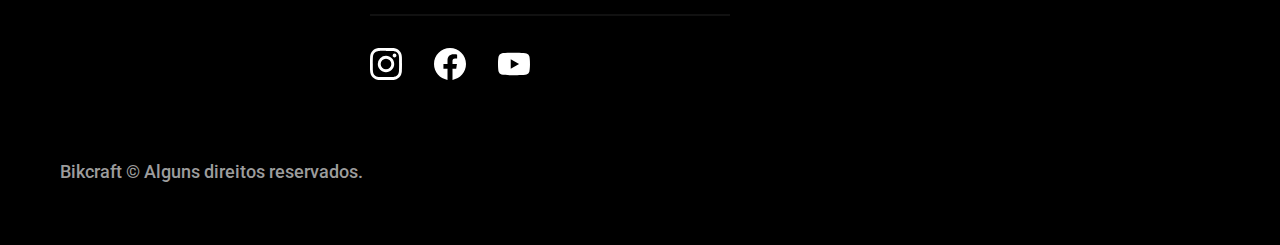
<file: bicicletas/nimbus.html>
<!DOCTYPE html>
<html lang="pt-br">

<head>
  <meta charset="UTF-8">
  <meta http-equiv="X-UA-Compatible" content="IE=edge">
  <meta name="viewport" content="width=device-width, initial-scale=1.0">

  <title>Nimbus | Bikcraft</title>
  <meta name="description"
    content="A Nimbus Stark é a melhor Bikcraft já criada pela nossa equipe. Ela vem equipada com os melhores acessórios, o que garante maior velocidade.">

  <link rel="icon" href="../favicon.svg" type="image/svg+xml">

  <link rel="preload" href="../css/style.min.css" as="style">
  <link rel="stylesheet" href="../css/style.min.css">

  <link rel="preconnect" href="https://fonts.googleapis.com">
  <link rel="preconnect" href="https://fonts.gstatic.com" crossorigin>
  <link
    href="https://fonts.googleapis.com/css2?family=Merriweather:ital,wght@1,900&family=Poppins:wght@400;600&family=Roboto:wght@400;500&display=swap"
    rel="stylesheet">

  <script>
    document.documentElement.classList.add('js')
  </script>
</head>

<body id="bicicleta">
  <header class="header-bg" id="header-fixo">
    <div class="container header">
      <a href="../index.html"><img src="../img/bikcraft.svg" width="136" height="32" alt="Bikcraft"></a>

      <nav aria-label="primaria" id="nav">
        <button aria-label="Abrir Menu" id="header-mobile" aria-haspopup="true" aria-controls="header-menu"
          aria-expanded="false"><span id="hamburguer"></span>
        </button>
        <ul id="header-menu" class="font-1-m cor-0">
          <li><a href="./bicicletas.html">Bicicletas</a></li>
          <li><a href="./seguros.html">Seguros</a></li>
          <li><a href="./contato.html">Contato</a></li>
        </ul>
      </nav>
    </div>
  </header>

  <main class="titulo-bg">
    <div class="titulo container">
      <p class="font-2-xl cor-5">R$ 4999</p>
      <h1 class="font-1-xxl cor-0">Nimbus Stark<span class="cor-p1">.</span></h1>
    </div>

    <div class="bicicleta container">
      <div class="bicicleta-imagens">
        <img class="bicicleta-principal" src="../img/bicicleta/nimbus1.jpg" width="1120" height="880" alt="Bicicleta 1">
        </li>
        <ul>
          <li><img src="../img/bicicleta/nimbus1.jpg" width="1120" height="880" alt="Bicicleta 1"></li>
          <li><img src="../img/bicicleta/nimbus2.jpg" width="1120" height="880" alt="Bicicleta 2"></li>
          <li><img src="../img/bicicleta/nimbus3.jpg" width="1120" height="880" alt="Bicicleta 3"></li>
        </ul>
      </div>
      <div class="bicicleta-conteudo">
        <p class="font-2-l cor-5">A Nimbus Stark é a melhor Bikcraft já criada pela nossa equipe. Ela vem equipada com
          os melhores acessórios, o que garante maior velocidade.</p>
        <div class="bicicleta-comprar">
          <a href="../orcamento.html?tipo=bikcraft&produto=nimbus" class="botao">Comprar Agora</a>
          <span class="font-1-xs cor-6"><img src="../img/icones/entrega.svg" alt="">entrega em 5 dias</span>
          <span class="font-1-xs cor-6"><img src="../img/icones/estoque.svg" alt="">18 em estoque</span>
        </div>

        <h2 class="font-1-xs cor-0">Informações</h2>
        <ul class="bicicleta-informacoes">
          <li>
            <img src="../img/icones/eletrica.svg" alt="">
            <h3 class="font-1-m cor-0">Motor Elétrico</h3>
            <p class="font-2-xs cor-5">Permite você viajar distâncias inimaginaveis com a sua bike.</p>
          </li>
          <li>
            <img src="../img/icones/velocidade.svg" alt="">
            <h3 class="font-1-m cor-0">50 km/h</h3>
            <p class="font-2-xs cor-5">A mais rápida bicicleta elétrica disponível hoje no mercado.</p>
          </li>
          <li>
            <img src="../img/icones/rastreador.svg" alt="">
            <h3 class="font-1-m cor-0">Rastreador</h3>
            <p class="font-2-xs cor-5">Rastreador e sistema anti-furto para garantir o seu sossego.</p>
          </li>
          <li>
            <img src="../img/icones/carbono.svg" alt="">
            <h3 class="font-1-m cor-0">Fibra de Carbono</h3>
            <p class="font-2-xs cor-5">Maior proteção possível para a sua Bikcraft com fibra de carbono.</p>
          </li>
        </ul>
        <h2 class="font-1-xs cor-0">Ficha Técnica</h2>
        <ul class="bicicleta-ficha font-2-s cor-4">
          <li>Peso <span>9kg</span></li>
          <li>Altura <span>60 cm</span></li>
          <li>Largura <span>120 cm</span></li>
          <li>Profundidade <span>10 cm</span></li>
          <li>Marchas <span>16</span></li>
          <li>Roda<span>29</span></li>
        </ul>
      </div>

  </main>

  <article class="bicicletas-lista container">
    <h2 class="font-1-xxl">escolha a sua<span class="cor-p1">.</span></h2>

    <ul>
      <li>
        <a href="./magic.html">
          <img src="../img/bicicletas/magic.jpg" width="1120" height="680" alt="Bicicleta preta">
          <h3 class="font-1-xl">Magic Might</h3>
          <span class="font-2-m cor-8">R$ 2499</span>
        </a>
      </li>
      <li>
        <a href="./nebula.html">
          <img src="../img/bicicletas/nebula.jpg" width="1120" height="680" alt="Bicicleta preta">
          <h3 class="font-1-xl">Nebula Cosmic</h3>\
          <span class="font-2-m cor-8">R$ 3499</span>
        </a>
      </li>
    </ul>
  </article>

  <article class="seguro-bg">
    <div class="seguro container">
      <div class="seguro-imagem">
        <img src="../img/fotos/seguros.jpg" width="1360" height="1512" alt="Pessoa parada em cima de uma bicicleta">
      </div>
      <div class="seguro-conteudo">
        <h2 class="font-1-xxl cor-0">Pedale mais tranquilo com o nosso <span class="cor-p1">seguro.</span></h2>
        <p class="font-2-l cor-5">Inscreva-se em um dos planos do nosso seguro Bikcraft e aproveite diversos benefícios.
        </p>
        <a href="../seguros.html" class="botao">Conheça Mais</a>
      </div>
    </div>
  </article>

  <footer class="footer-bg">
    <div class="container footer">
      <img src="../img/bikcraft.svg" width="136" height="32" alt="Bikcraft">
      <div class="footer-contato">
        <h3 class="font-2-l-b cor-0">Contato</h3>
        <ul class="font-2-m cor-5">
          <li><a href="tel:+5521999990000">+55 21 99999-0000</a></li>
          <li><a href="mailto:contato@bikcraft.com">contato@bikcraft.com</a></li>
          <li>Rua Ali Perto, 42 - Botafogo</li>
          <li>Rio de Janeiro - RJ</li>
        </ul>
        <div class="footer-redes">
          <a href="../"><img src="../img/redes/instagram.svg" width="32" height="32" alt="Instagram"></a>
          <a href="../"><img src="../img/redes/facebook.svg" width="32" height="32" alt="Facebook"></a>
          <a href="../"><img src="../img/redes/youtube.svg" width="32" height="32" alt="youtube"></a>
        </div>
      </div>
      <div class="footer-informacoes">
        <h3 class="font-2-l-b cor-0">Informações</h3>
        <nav>
          <ul class="font-1-m cor-5">
            <li><a href="../bicicletas.html">Bicicletas</a></li>
            <li><a href="../seguros.html">Seguros</a></li>
            <li><a href="../contato.html">Contato</a></li>
            <li><a href="../termos.html">Termos e Condições</a></li>
          </ul>
        </nav>
      </div>
      <p class="footer-copy font-2-m cor-6">Bikcraft © Alguns direitos reservados.</p>
    </div>
  </footer>

  <script src="../script/script.js"></script>
</body>

</html>
</file>
<file: css/style.min.css>
*{margin:0;padding:0}body{font-family:Arial,Helvetica,sans-serif}ul{list-style:none}a{text-decoration:none;color:inherit}img{max-width:100%;height:auto;display:block}img[src$=".jpg"]{border-radius:5px}.header-bg{background:var(--cor-12)}.header{display:flex;flex-wrap:wrap;gap:20px;justify-content:space-between;align-items:center;box-sizing:border-box;padding-top:20px;padding-bottom:20px}#header-menu{display:flex;flex-wrap:wrap;gap:40px}#header-menu a{display:inline-block;padding:16px 0;position:relative}#header-menu a::after{content:"";display:block;height:2px;width:0;background:var(--cor-0);margin-top:4px;transition:.3s;position:absolute}#header-menu a.ativo::after,#header-menu a:hover::after{width:100%}#header-fixo.fixo{position:sticky;top:0;z-index:2000}#header-mobile{display:none}@media (max-width:600px){#header-menu{display:block;position:absolute;top:70px;left:0;background:rgba(0,0,0,.8);padding:20px 40px;width:100%;height:0;transition:.3s;visibility:hidden;overflow-y:hidden;z-index:1000;border-radius:0 0 0 5px;box-sizing:border-box}#nav.visivel #header-menu{display:block;height:100vh;visibility:initial;overflow-y:auto}#header-mobile{display:flex;padding:8px 16px;background:0 0;border:none;color:#fff;font-family:Poppins,sans-serif;cursor:pointer}#hamburguer{width:20px;border-top:2px solid #fff}#hamburguer::after,#hamburguer::before{content:"";display:block;width:20px;height:2px;background:currentColor;margin-top:5px;transition:.4s;position:relative}#nav.visivel #hamburguer{border-top-color:transparent}#nav.visivel #hamburguer::before{transform:rotate(135deg)}#nav.visivel #hamburguer::after{transform:rotate(-135deg);top:-7px}}.footer-bg{background:var(--cor-12)}.footer{display:grid;grid-template-columns:1.5fr 2.5fr 2fr;gap:40px;padding-top:60px;padding-bottom:60px}.footer h3{margin-bottom:32px}.footer-contato ul{margin-bottom:32px}.footer-contato li:nth-child(2n)::after{content:"";display:block;max-width:360px;height:2px;background:var(--cor-11);margin-top:16px}.footer li{margin-bottom:16px}.footer-redes{display:flex;gap:32px}.footer a:hover{color:var(--cor-0)}.footer-copy{grid-column:1/-1;margin-top:40px}@media (max-width:800px){.footer>img{display:none}.footer{grid-template-columns:1fr 1fr}}@media (max-width:600px){.footer{grid-template-columns:1fr;gap:60px}.footer-copy{margin-top:0}}.introducao-bg{background:var(--cor-12) url(../img/dec/bottom-left.svg) no-repeat bottom 160px left 40px;color:var(--cor-0);box-shadow:inset 0 -120px #fff}.introducao{display:grid;grid-template-columns:1fr 1fr;gap:0 40px}.introducao-conteudo{align-self:end;padding-bottom:200px}.introducao img{width:100%;height:100%;object-fit:cover}.introducao h1{margin-bottom:32px}.introducao p{margin-bottom:20px}@media (max-width:1400px){.introducao-bg{background:var(--cor-12)}}@media (max-width:800px){.introducao-bg{padding-top:40px;box-shadow:inset 0 -60px var(--cor-0)}.introducao{grid-template-columns:1fr;gap:32px}.introducao-conteudo{padding-bottom:0}.introducao h1{margin-bottom:16px}.introducao img{height:260px;width:100%}}.tecnologia-bg{background:var(--cor-11);box-shadow:inset 0 80px var(--cor-0),inset 0 -80px var(--cor-0)}.tecnologia{display:grid;grid-template-columns:1fr 1fr;gap:40px}.tecnologia-img img{width:100%;height:100%;object-fit:cover;object-position:left}.tecnologia-conteudo{padding-top:160px;padding-bottom:160px}.tecnologia-conteudo>span{display:block;margin-bottom:20px}.tecnologia-conteudo h2{margin-bottom:20px}.tecnologia-conteudo>p{margin-bottom:32px}.tecnologia a{margin-bottom:80px}.tecnologia-vantagens{display:grid;grid-template-columns:1fr 1fr;gap:40px}.tecnologia-vantagens h3{margin-bottom:8px;width:max-content}.tecnologia-vantagens p{max-width:44ch}.tecnologia-vantagens img{width:24px;margin-bottom:8px}@media (max-width:800px){.tecnologia-bg{box-shadow:initial}.tecnologia{grid-template-columns:1fr}.tecnologia-conteudo{padding-top:60px;padding-bottom:60px}.tecnologia-img{display:none}.tecnologia a{margin-bottom:60px}}@media (max-width:800px){.tecnologia-vantagens{flex-direction:column}}.parceiros{padding-top:60px;padding-bottom:120px}.parceiros h2{margin-bottom:60px}.parceiros ul{padding:0 20px;max-width:1400px;margin:0 auto;display:grid;grid-template-columns:repeat(4,1fr)}.parceiros li{display:flex;padding:32px;border-left:2px solid var(--cor-2)}.parceiros li:first-child,.parceiros li:nth-child(5){border-left:none}.parceiros li:nth-child(n+5){border-top:2px solid var(--cor-2)}.parceiros img{margin:auto}@media (max-width:800px){.parceiros{padding-bottom:60px}.parceiros li{padding:20px}.parceiros h2{margin-bottom:20px}.parceiros ul{grid-template-columns:repeat(2,1fr)}.parceiros li:nth-child(n+3){border-top:2px solid var(--cor-2)}.parceiros li:nth-child(odd){border-left:none}}.depoimento{display:grid;grid-template-columns:1fr 1fr;background:var(--cor-p1) url(../img/dec/bottom-right-p.svg) no-repeat bottom 40px right 40px;overflow:hidden}.depoimento img{width:100%;height:100%;object-fit:cover;border-radius:0}.depoimento-conteudo{padding:40px 40px 80px 80px;align-self:flex-end}.depoimento-conteudo p{max-width:32ch;font-family:Merriweather,serif;font-style:italic;font-weight:900;margin-bottom:32px;position:relative}.depoimento p::before{content:"“";font-size:5rem;color:var(--cor-p2);position:absolute;left:-50px;top:-20px}.depoimento p::after{content:"”";font-size:5rem;color:var(--cor-p2);position:absolute}@media (min-width:1200px){.depoimento img{max-height:520px}}@media (max-width:800px){.depoimento{grid-template-columns:1fr;text-align:center;background:var(--cor-p1)}.depoimento img{max-height:300px}.depoimento-conteudo{padding:40px 20px;justify-self:center;background:initial}}#contato{background:linear-gradient(var(--cor-11) 600px,var(--cor-1) 0)}.contato{display:grid;grid-template-columns:5fr 7fr}.contato-dados,.contato-formulario{padding:60px;box-shadow:0 1px 2px rgba(0,0,0,.1)}.contato-dados{border-radius:5px 0 0 5px;background:var(--cor-12) url(../img/dec/bottom-right.svg) no-repeat bottom 40px right 40px;border-radius:0 5px 5px 0}.contato-dados h2{margin-bottom:60px}.contato-formulario{background:var(--cor-0) url(../img/dec/bottom-right.svg) no-repeat bottom 40px right 40px;border-radius:0 5px 5px 0}.contato-endereco{margin-bottom:32px;padding-left:28px;background:url(../img/icones/local.svg) no-repeat 0 2px}.contato-endereco p{margin-bottom:8px}.contato-meios a{display:block;max-width:max-content;margin-bottom:8px;padding-left:28px}.contato-meios a:hover{color:var(--cor-0)}.contato-meios a:first-child{background:url(../img/icones/email.svg) no-repeat 0 2px}.contato-meios a:nth-child(2){margin-bottom:32px}.contato-meios a:nth-child(3){background:url(../img/icones/telefone.svg) no-repeat 0 2px;margin-bottom:60px}.contato-redes{display:flex;gap:32px;padding-left:28px}@media (max-width:800px){.contato{grid-template-columns:1fr}.contato-dados,.contato-formulario{padding:20px}.contato-dados{border-radius:5px 5px 0 0;background:var(--cor-12)}.contato-formulario{border-radius:0 0 5px 5px;background:var(--cor-0)}.contato-dados h2,.contato-meios a:nth-child(3){margin-bottom:32px}.contato-redes{margin-bottom:12px}}.lojas{display:grid;grid-template-columns:1fr 1fr;gap:0 40px;padding-top:120px;padding-bottom:120px}.lojas h2{grid-column:1/-1;margin-bottom:60px}.lojas img{border-radius:4px 4px 0 0}.lojas-item{border-radius:4px;background:var(--cor-0)}.lojas-conteudo{display:grid;grid-template-columns:1fr 1fr;gap:32px 16px;padding:32px}.lojas-conteudo h3,.lojas-tempo{grid-column:1/-1}.lojas-dados{display:grid;gap:8px;border-left:2px solid var(--cor-2);padding-left:12px}.lojas-tempo{display:flex;align-items:center;gap:8px}@media (max-width:800px){.lojas{gap:20px;padding-top:60px;padding-bottom:60px}.lojas h2{margin-bottom:32px}.lojas-conteudo{grid-template-columns:1fr}}@media (max-width:600px){.lojas{grid-template-columns:1fr}}.container{max-width:1200px;box-sizing:border-box;padding-left:20px;padding-right:20px;margin-left:auto;margin-right:auto}.botao{display:inline-block;padding:16px 32px;background:linear-gradient(#fb0,#f2a60c);border-radius:5px;box-shadow:0 1px 2px rgba(0,0,0,.1);text-transform:uppercase;color:var(--cor-p5);font:600 1.125rem/1.35 Poppins;max-width:max-content;border:none;cursor:pointer}.botao:hover{background:linear-gradient(#ffb60d,#e59317)}.botao.secundario{background:var(--cor-10);color:var(--cor-2)}.botao.secundario:hover{background:var(--cor-9)}.botao.seta::after{content:"";display:inline-block;width:18px;height:10px;margin-left:12px;background:url(../img/icones/seta.svg);transition:transform .2s}.botao.seta:hover::after{transform:translateX(4px)}@media (max-width:600px){.botao{padding:12px 16px;font-size:16px}}.link{display:inline-block;color:var(--cor-p1);font:600 1.5rem/1.5 Poppins,sans-serif;text-transform:uppercase}.link::after{content:"";display:block;width:100%;height:4px;background:currentColor}.link:hover{color:var(--cor-0)}.titulo-bg{padding-top:60px;padding-bottom:60px;background:var(--cor-11)}.titulo{background:url(../img/dec/top-right.svg) no-repeat top 0 right 20px}.titulo p{margin-bottom:4px}@media (max-width:800px){.titulo-bg{padding-top:40px;padding-bottom:40px}.titulo p{font-size:1rem;text-transform:lowercase;font-weight:400}}.form{display:grid;grid-template-columns:1fr 1fr;gap:20px}.form label{display:block;font:600 1rem/1.5 Poppins,sans-serif}.form .col-2{grid-column:span 2}.form input[type=email],.form input[type=text],.form textarea{font:400 1rem/1.5 Roboto,sans-serif;background:var(--cor-1);border:1px solid var(--cor-2);padding:12px;border-radius:4px;width:100%;box-sizing:border-box}.form input[type=email]:focus,.form input[type=text]:focus,.form textarea:focus{outline:0;border-color:var(--cor-p1);background:var(--cor-0);box-shadow:0 0 0 2px #fea}@media (max-width:600px){.form{grid-template-columns:1fr}.form .col-2{grid-column:1}}.fadeInDown{transform:translate3d(0,-20px,0)}.fadeInUp{transform:translate3d(0,20px,0)}.fadeInRight{transform:translate3d(20px,0,0)}.fadeInLeft{transform:translate3d(-20px,0,0)}.js [data-anime]{opacity:0}.js .anime{opacity:1;transform:none;transition:transform .8s,opacity .8s}.font-1-xs{font:400 0.75rem/1.35 Poppins,sans-serif}.font-2-xs{font:400 0.875rem/1.43 Roboto,sans-serif}.font-1-s{font:400 1rem/1.5 Poppins,sans-serif}.font-2-s{font:400 1rem/1.5 Roboto,sans-serif}.font-1-m{font:400 1.125rem/1.35 Poppins,sans-serif}.font-1-m-b{font:600 1.125rem/1.35 Poppins,sans-serif}.font-2-m{font:500 1.125rem/1.35 Roboto,sans-serif}.font-1-l{font:400 1.5rem/1.5 Poppins,sans-serif}.font-2-l{font:400 1.5rem/1.5 Roboto,sans-serif}.font-2-l-b{font:500 1.5rem/1.5 Roboto,sans-serif;letter-spacing:.015em;text-transform:uppercase}.font-1-xl{font:600 2rem/1.25 Poppins,sans-serif}.font-2-xl{font:500 2rem/1.25 Roboto,sans-serif}.font-1-xxl{font:600 4rem/1.125 Poppins,sans-serif}@media (max-width:1200px){.font-1-xxl{font-size:3rem}.font-2-l,.font-2-l-b{font-size:1.125rem}}@media (max-width:800px){.font-1-xxl{font-size:2rem}.font-1-xl,.font-2-xl{font-size:1.5rem}}:root{--cor-0:#ffffff;--cor-1:#f7f7f7;--cor-2:#ededed;--cor-3:#dedede;--cor-4:#cccccc;--cor-5:#b2b2b2;--cor-6:#9c9c9c;--cor-7:#717171;--cor-8:#595959;--cor-9:#404040;--cor-10:#2e2e2e;--cor-11:#111111;--cor-12:#000000;--cor-p1:#ffbb00;--cor-p2:#E4A30B;--cor-p3:#A66F00;--cor-p4:#664400;--cor-p5:#332200}.cor-0{color:var(--cor-0)}.cor-1{color:var(--cor-1)}.cor-2{color:var(--cor-2)}.cor-3{color:var(--cor-3)}.cor-4{color:var(--cor-4)}.cor-5{color:var(--cor-5)}.cor-6{color:var(--cor-6)}.cor-7{color:var(--cor-7)}.cor-8{color:var(--cor-8)}.cor-9{color:var(--cor-9)}.cor-10{color:var(--cor-10)}.cor-11{color:var(--cor-11)}.cor-12{color:var(--cor-12)}.cor-p1{color:var(--cor-p1)}.cor-p2{color:var(--cor-p2)}.cor-p3{color:var(--cor-p3)}.cor-p4{color:var(--cor-p4)}.cor-p5{color:var(--cor-p5)}.bicicletas-lista{padding-top:60px;padding-bottom:120px}.bicicletas-lista h2{margin-bottom:40px}.bicicletas-lista ul{display:flex;gap:40px;padding:0 20px 20px 20px;max-width:1400px;margin-left:auto;margin-right:auto;overflow-x:auto}#bicicleta .bicicletas-lista ul{padding:0 0 20px 0}.bicicletas-lista li{min-width:280px}.bicicletas-lista a{display:block}.bicicletas-lista img{margin-bottom:16px}.bicicletas-lista h3{margin-bottom:8px;display:flex;align-items:center}.bicicletas-lista h3::before{content:"";display:inline-block;height:9px;width:12px;margin-right:8px;background-color:var(--cor-p1);transition:width .3s}.bicicletas-lista a:hover h3::before{width:24px}.bicicletas-lista li span{padding-left:20px}@media (max-width:800px){.bicicletas-lista{padding-bottom:60px}.bicicletas-lista ul{gap:20px}}.bicicletas-bg{background:linear-gradient(to right,var(--cor-0) 30%,var(--cor-11) 0)}.bicicletas{display:grid;grid-template-columns:1fr 1fr;gap:40px;padding-top:60px;padding-bottom:60px;background:url(../img/dec/top-right.svg) no-repeat top 40px right 20px}#bicicletas .titulo{background:var(--cor-11)}.bicicletas-imagem{position:relative}.bicicletas-imagem span{background:var(--cor-12);display:inline-block;padding:8px 16px 8px 8px;border-radius:5px 0 0 5px;position:absolute;top:20px;right:0}.bicicletas-conteudo{display:grid;grid-template-columns:1fr auto;align-content:flex-start}.bicicletas h2,.bicicletas p{grid-column:1/-1}.bicicletas h2{margin-bottom:20px}.bicicletas h2::before{content:"";display:block;width:12px;height:8px;background:var(--cor-p1);margin-bottom:8px}.bicicletas p{margin-bottom:32px}.bicicletas a{place-self:end}.bicicletas li{display:flex;align-items:center}.bicicletas ul{display:grid;gap:12px}.bicicletas-conteudo img{width:24px;margin-right:8px}@media (max-width:800px){.bicicletas-bg{background:var(--cor-11)}.bicicletas{grid-template-columns:1fr;gap:20px;padding-top:40px;padding-bottom:40px}}@media (max-width:600px){.bicicletas-conteudo{grid-template-columns:1fr}.bicicletas ul{font-size:1rem;grid-template-columns:1fr 1fr;margin-bottom:32px}.bicicletas a{place-self:start}}.seguros-bg{background:var(--cor-11)}.seguros{padding-top:60px;padding-bottom:60px;display:grid;grid-template-columns:1fr 1fr;gap:40px;align-items:center}#seguros .seguros{padding-top:0}.seguros h2{grid-column:1/-1}.seguros-item{background:var(--cor-12);padding:32px 32px 32px 60px;display:grid;grid-template-columns:1fr auto;border-radius:5px}.seguros-item h3{margin-bottom:40px}.seguros-item span{grid-column:2;display:block;text-align:right}.seguros-item ul{grid-column:1/-1;margin-bottom:32px}.seguros-item li{display:flex;align-items:center;position:relative}.seguros-item li+li{margin-top:20px}.seguros-item li::before{content:"";display:inline-block;width:13px;height:9px;background:url(../img/icones/lista.svg);position:absolute;left:-21px}.seguros-item a{grid-column:1/-1}@media (max-width:800px){.seguros{grid-template-columns:1fr}}.vantagens-bg{background:var(--cor-12)}.vantagens{padding-top:120px;padding-bottom:120px}.vantagens h2{margin-bottom:60px}.vantagens ul{display:grid;grid-template-columns:repeat(auto-fit,minmax(280px,max-content));gap:40px 80px}.vantagens h3,.vantagens img{margin-bottom:8px}@media (max-width:800px){.vantagens{padding-top:60px;padding-bottom:60px}.vantagens h2{margin-bottom:40px}.vantagens ul{gap:20px 40px}}.perguntas{padding-top:120px;padding-bottom:120px}.perguntas h2{margin-bottom:60px}.perguntas dl>div{padding:20px;border-radius:5px}.perguntas dl>div:nth-child(odd){background:var(--cor-1)}.perguntas button{display:grid;grid-template-columns:auto 1fr auto;align-items:center;gap:8px;cursor:pointer;border:none;background:0 0;width:100%;text-align:left}.perguntas button::before{content:"";display:inline-block;width:12px;height:8px;background:var(--cor-p1)}.perguntas button::after{content:"";display:inline-block;width:14px;height:6px;background:url(../img/icones/seta-abrir.svg);transition:.3s}.perguntas button:hover::after,.perguntas button[aria-expanded=true]::after{transform:rotate(180deg)}.perguntas dd{padding-left:20px;padding-top:16px;max-width:80ch;display:none}.perguntas dd.ativa{display:block}@media (max-width:800px){.perguntas{padding-top:60px;padding-bottom:60px}.perguntas h2{margin-bottom:40px}}.termos{padding-top:80px;padding-bottom:80px}.termos h2{font-weight:600;margin-bottom:20px}.termos p+h2{margin-top:40px}.termos p{margin-bottom:24px;max-width:75ch}#orcamento{background:linear-gradient(var(--cor-11) 600px,var(--cor-1) 0)}.orcamento{display:grid;grid-template-columns:5fr 7fr;padding-bottom:120px}.orcamento h2{text-transform:uppercase;position:relative;display:flex;align-items:center}.orcamento h2::before{content:"";display:inline-block;width:4px;height:8px;background:var(--cor-p1);position:absolute;left:-12px;top:4px}.orcamento-dados,.orcamento-produto{padding:60px;box-shadow:0 1px 2px rgba(0,0,0,.1)}.orcamento-produto{border-radius:5px 0 0 5px;background:var(--cor-12) url(../img/dec/bottom-left.svg) no-repeat bottom 40px left 40px;display:grid;grid-template-columns:1fr 1fr;align-content:flex-start;gap:20px}.orcamento-produto>*{grid-column:1/-1}.orcamento-produto>label{grid-column:initial}.orcamento-produto label{font:400 1rem/1.5 Poppins,sans-serif;color:var(--cor-4);background:var(--cor-10);display:grid;grid-template-columns:auto 1fr auto;align-items:center;padding:12px 16px;border-radius:5px;cursor:pointer;border:1px solid var(--cor-10)}.orcamento-produto input:checked+label{background:var(--cor-0);color:var(--cor-11)}.orcamento-produto label::before{content:"";display:inline-block;box-sizing:border-box;width:12px;height:12px;border:1px solid var(--cor-6);border-radius:50%;margin-right:8px}.orcamento-produto input:checked+label::before{border-color:var(--cor-7);box-shadow:inset 0 0 0 3px var(--cor-0),inset 0 0 0 6px var(--cor-7)}.orcamento-produto label:hover{background:var(--cor-9);border-color:var(--cor-9)}.orcamento-produto input:focus+label{box-shadow:0 0 0 2px var(--cor-p1);border-color:var(--cor-12)}.orcamento-produto label span{display:none}.orcamento-produto input:checked+label span{display:inline-block}.orcamento-produto input{opacity:0;position:absolute;pointer-events:none}.orcamento-dados{border-radius:0 5px 5px 0;background:var(--cor-0) url(../img/dec/bottom-right.svg) no-repeat bottom 40px right 40px}.orcamento-conteudo{display:none}.orcamento-conteudo h2,.orcamento-dados h2:nth-of-type(n+2){margin-top:20px}#bikcraft:checked~#orcamento-bikcraft,#seguro:checked~#orcamento-seguro{display:grid;gap:20px}.orcamento-detalhes{display:none;background:var(--cor-0);padding:20px;grid-template-columns:1fr 1fr;border-radius:5px;align-items:center}.orcamento-detalhes li{display:flex;align-items:center;margin-bottom:8px}.orcamento-detalhes li img{width:16px;margin-right:8px;margin-left:16px}.orcamento-produto input:checked+label+.orcamento-detalhes{display:grid}@media (max-width:1200px){.orcamento-dados,.orcamento-produto{padding:32px}}@media (max-width:800px){.orcamento{grid-template-columns:1fr}.orcamento-produto{border-radius:5px 5px 0 0;background:var(--cor-12)}.orcamento-dados{border-radius:0 0 5px 5px;background:var(--cor-0)}}@media (max-width:400px){.orcamento-produto{grid-template-columns:1fr}.orcamento-detalhes{grid-template-columns:1fr;gap:20px}.orcamento-detalhes li img{margin-left:0}}.bicicleta{display:grid;grid-template-columns:1fr 1fr;align-items:flex-start;gap:40px;padding-top:60px;padding-bottom:60px}#bicicleta .titulo p{text-transform:uppercase}.bicicleta-imagens ul{display:grid;grid-template-columns:1fr 1fr 1fr;gap:12px;margin-top:12px}.bicicleta-conteudo{margin-bottom:32px}.bicicleta-conteudo p{margin-bottom:20px}.bicicleta-comprar{display:grid;grid-template-columns:max-content auto;align-items:center;justify-items:start;gap:8px 12px;margin-bottom:40px}.bicicleta-comprar a{grid-row:span 2}.bicicleta-comprar span{display:flex;align-items:center;background:var(--cor-12);gap:8px;padding:4px 8px;border-radius:5px}.bicicleta-conteudo h2{text-transform:uppercase;letter-spacing:.015em;margin-bottom:12px}.bicicleta-ficha,.bicicleta-informacoes{padding:32px;background:var(--cor-12);border-radius:5px}.bicicleta-informacoes{margin-bottom:40px;display:grid;grid-template-columns:1fr 1fr;gap:32px}.bicicleta-informacoes img{width:24px;margin-bottom:8px}.bicicleta-informacoes h3{margin-bottom:8px}.bicicleta-ficha li{padding:4px 0;display:flex;justify-content:space-between;border-bottom:1px solid var(--cor-11)}.bicicleta-ficha li:last-child{border-bottom:none}.bicicleta-ficha span{color:var(--cor-6)}@media (max-width:800px){.bicicleta{grid-template-columns:1fr;padding-top:40px;padding-bottom:40px;gap:20px}.bicicleta-conteudo{display:grid}.bicicleta-conteudo p{grid-row:2}.bicicleta-comprar{margin-bottom:20px}}@media (max-width:400px){.bicicleta-informacoes{grid-template-columns:1fr}.bicicleta-comprar{grid-template-columns:1fr}.bicicleta-comprar span:nth-child(2){margin-top:10px}}.seguro-bg{background:var(--cor-11);box-shadow:inset 0 121px var(--cor-0),inset 0 -121px var(--cor-12)}.seguro{display:grid;grid-template-columns:1fr 1fr;gap:40px}.seguro-imagem img{width:100%;height:100%;object-fit:cover}.seguro-conteudo{padding-top:180px;padding-bottom:180px}.seguro h2{margin-bottom:32px}.seguro p{margin-bottom:20px}@media (max-width:800px){.seguro-bg{box-shadow:inset 0 -60px var(--cor-12)}.seguro{grid-template-columns:1fr}.seguro-imagem{height:320px}.seguro-conteudo{grid-row:1;padding-top:40px;padding-bottom:0}}
</file>
